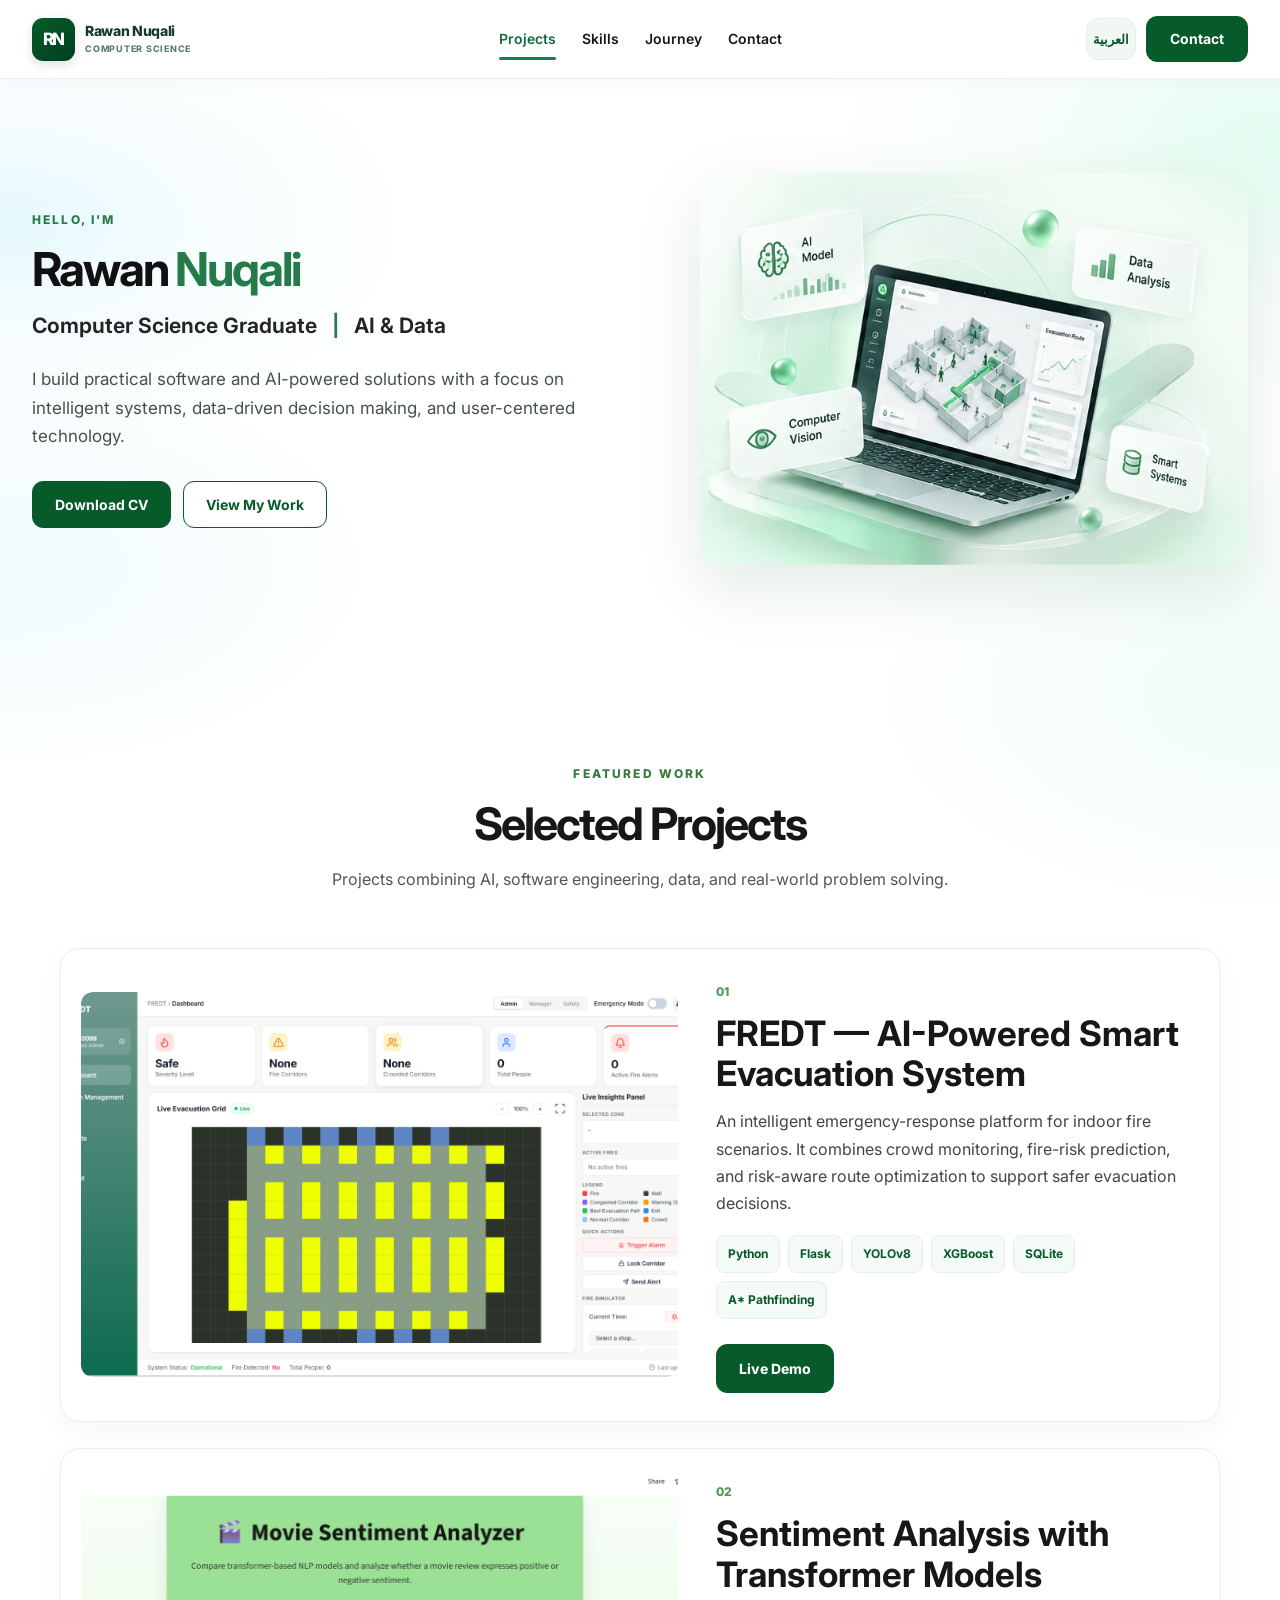
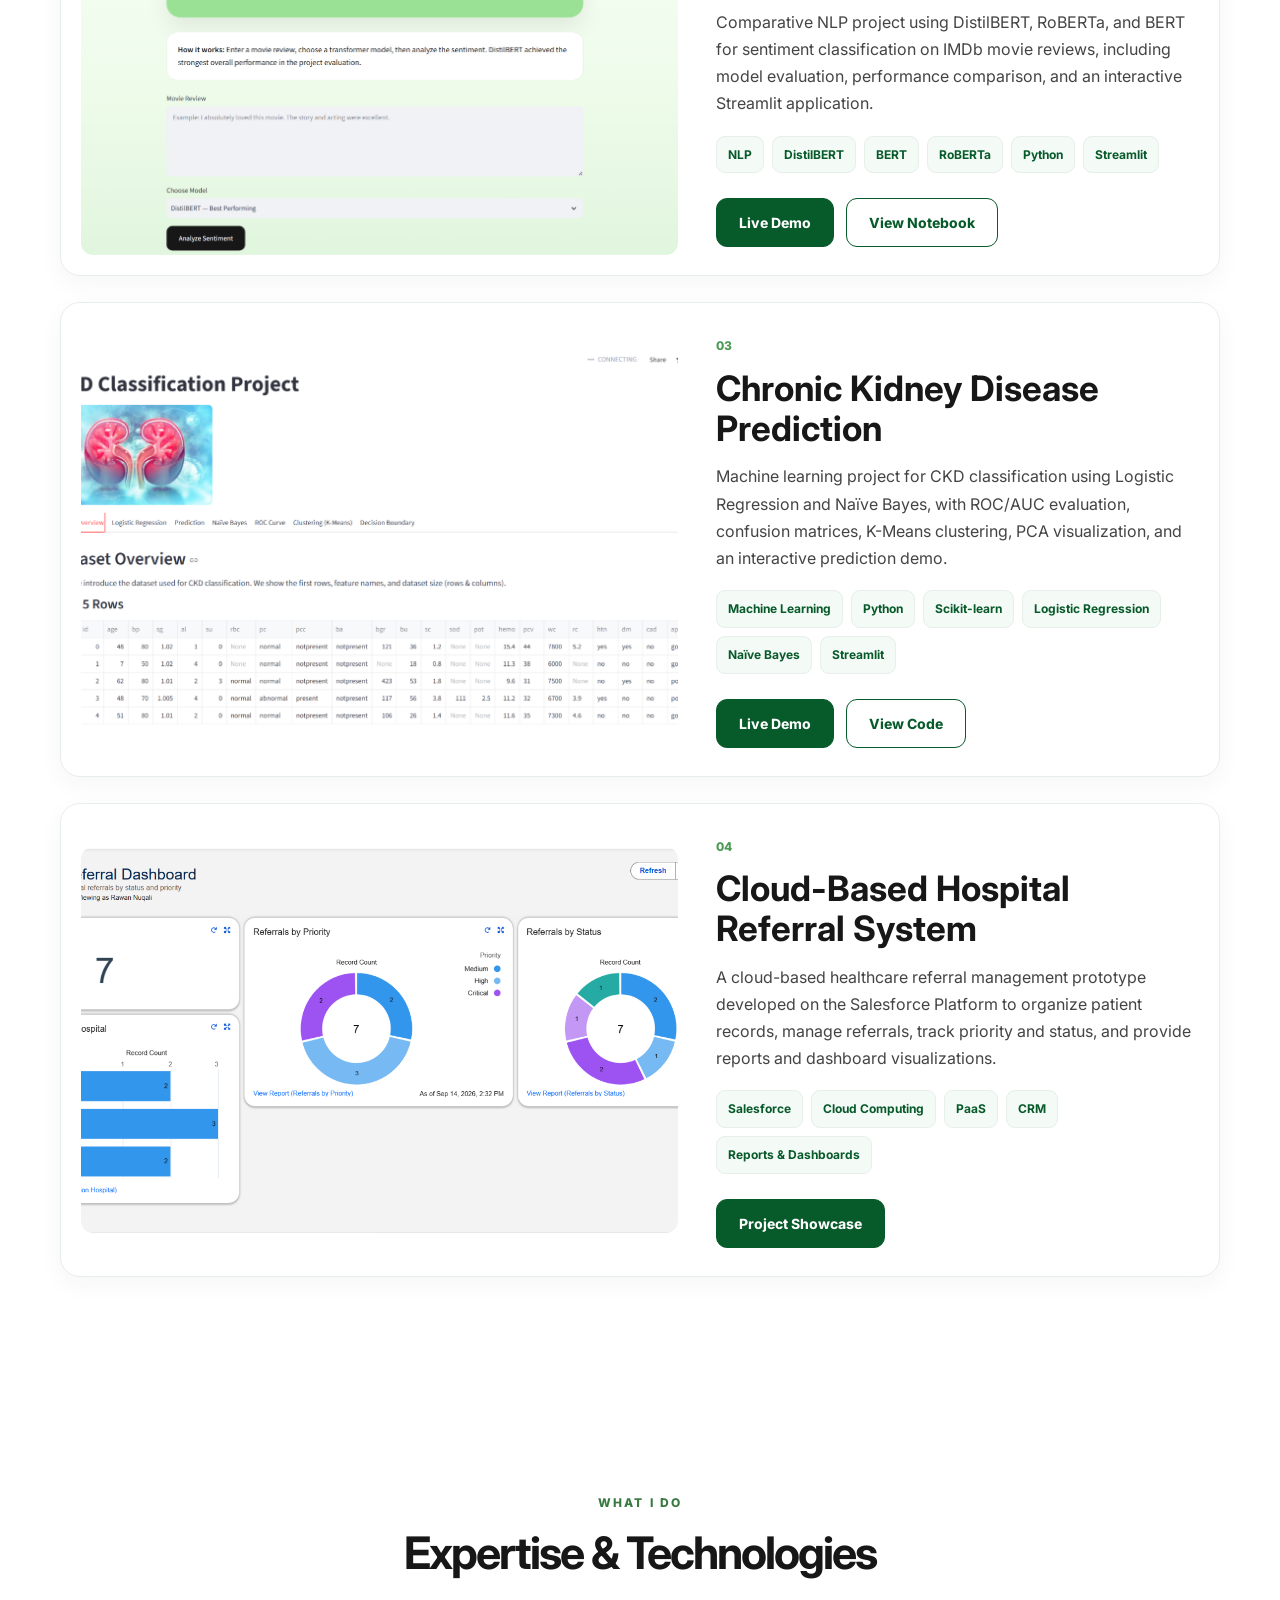
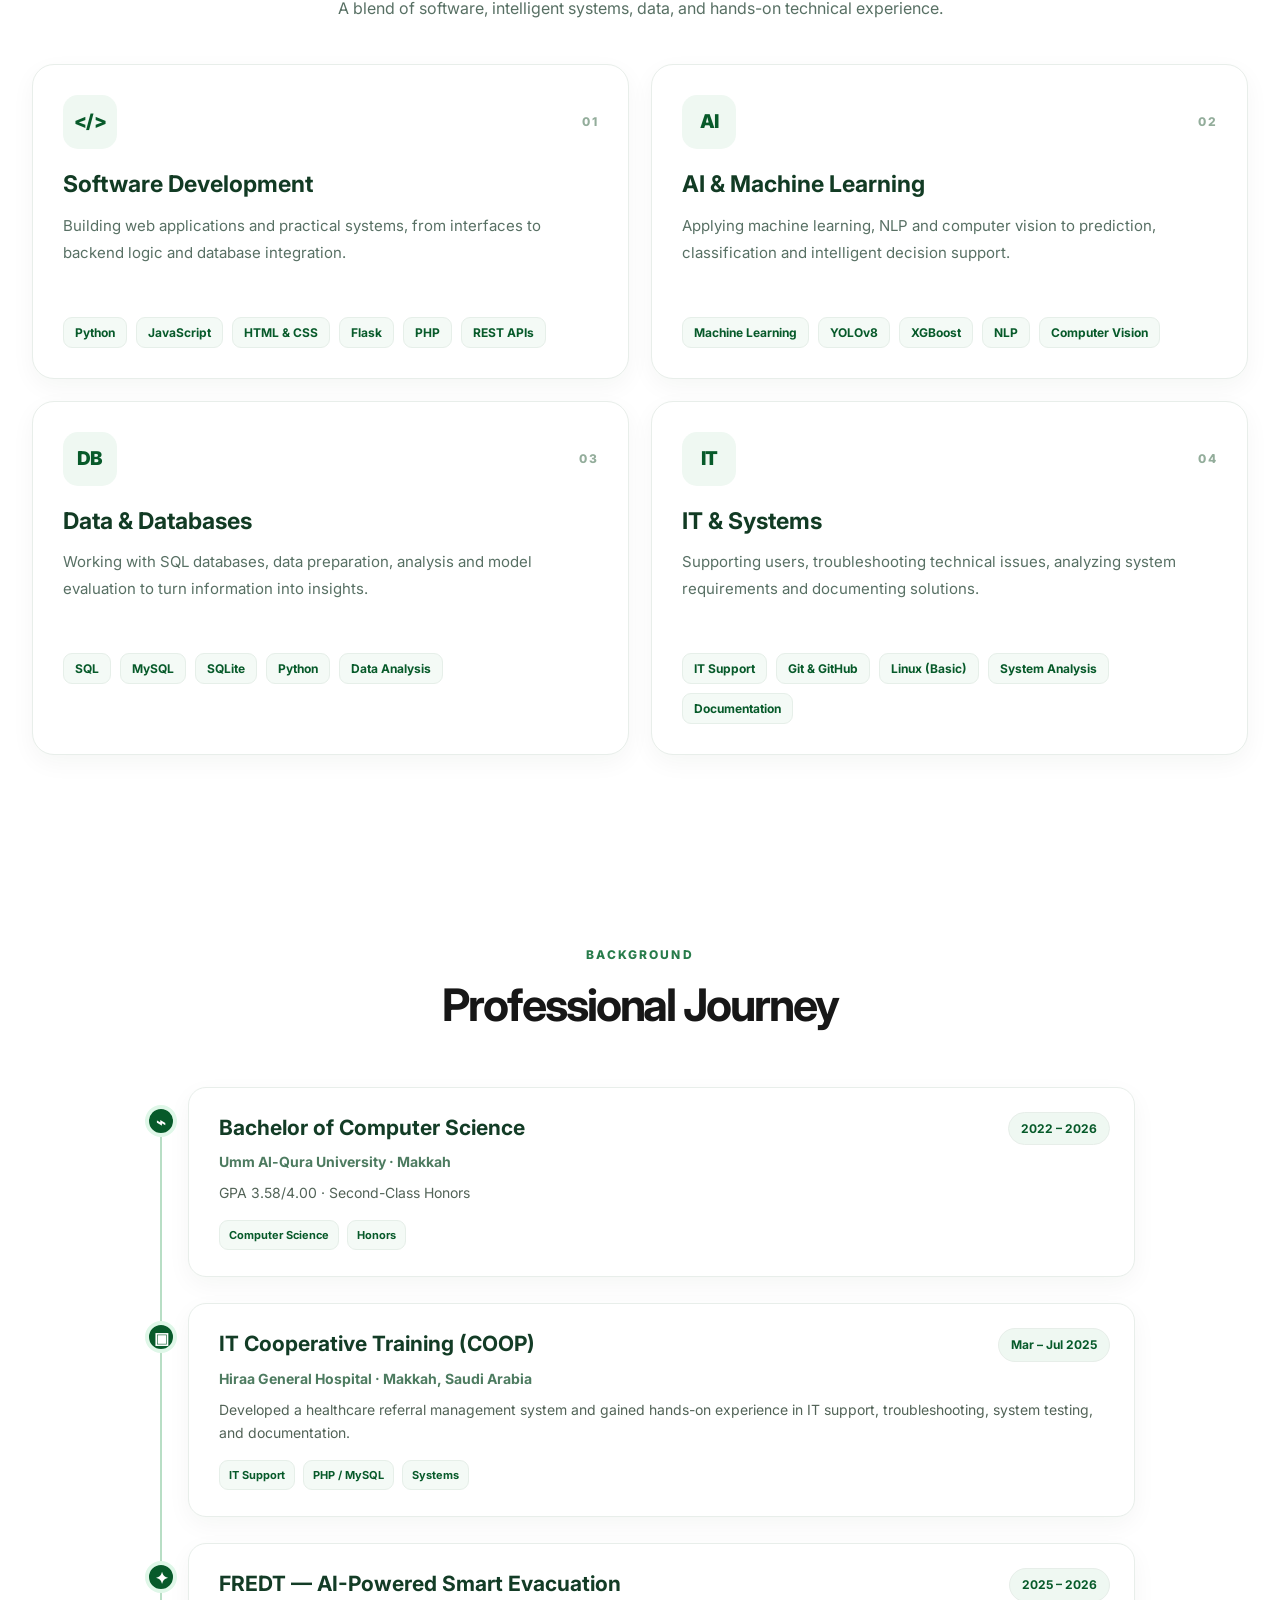
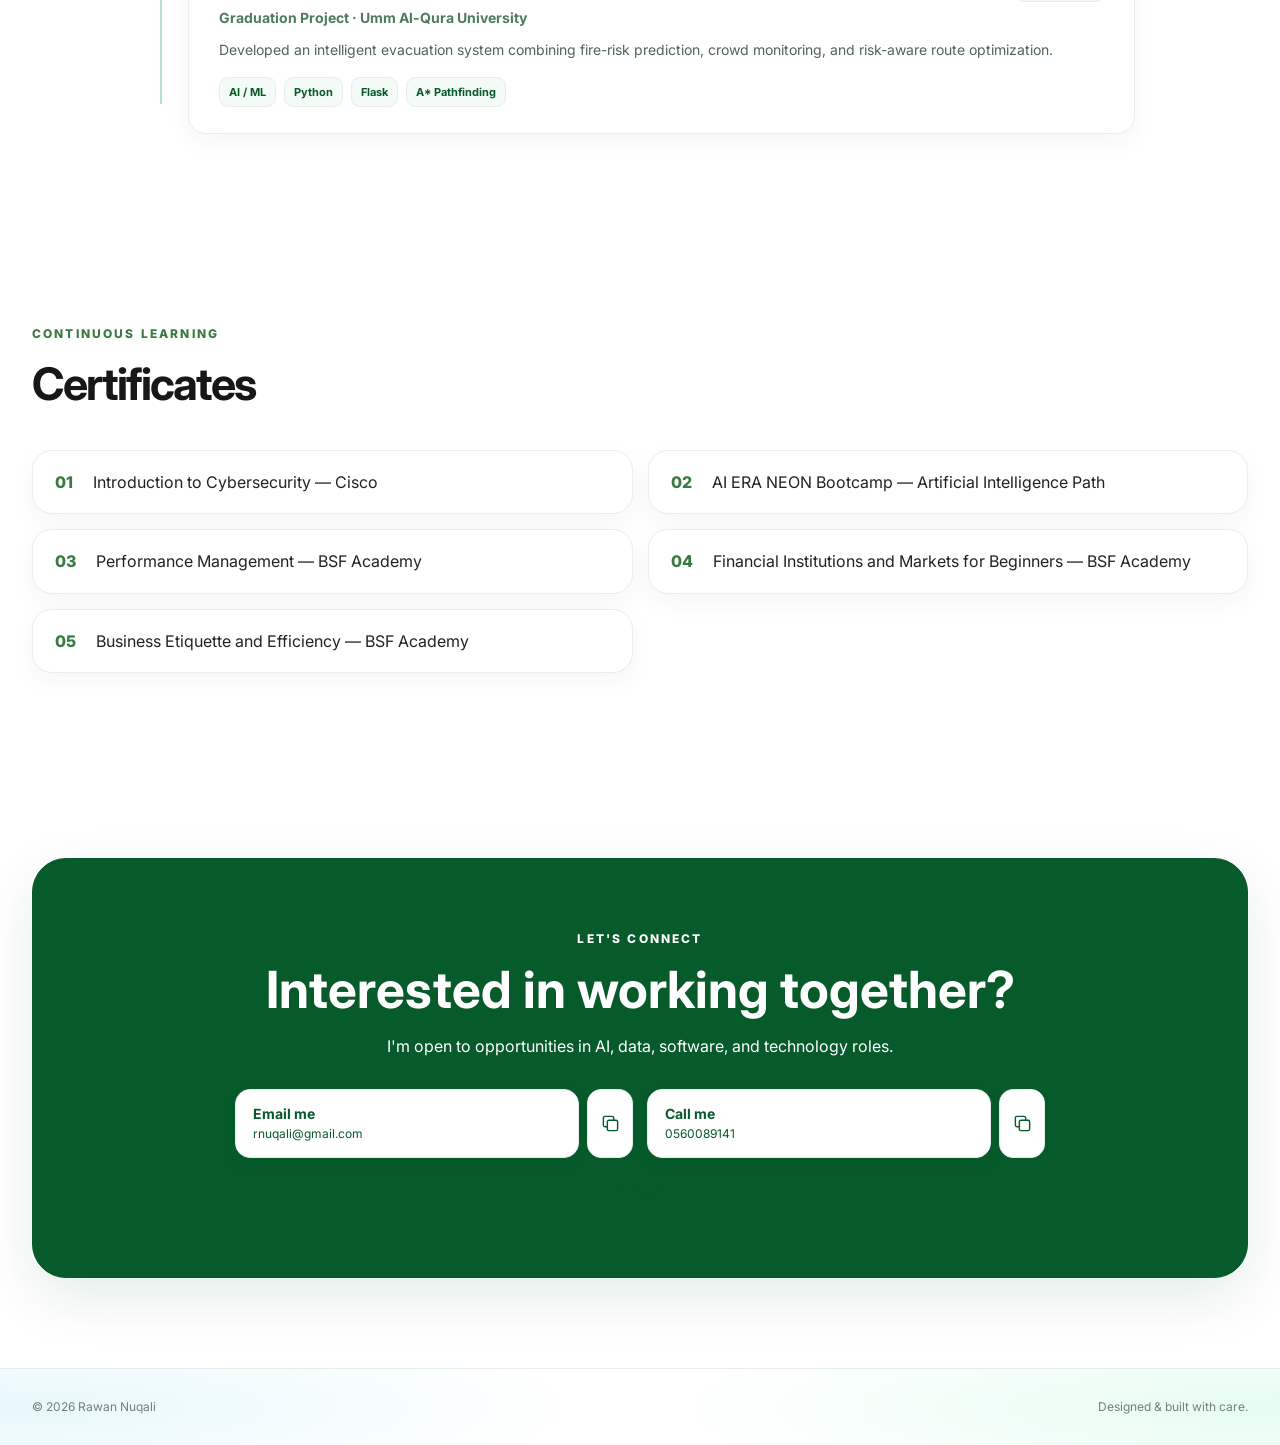
<file: index.html>
<!doctype html>
<html lang="en" dir="ltr">

<head>
  <meta charset="utf-8" />
  <meta name="viewport" content="width=device-width, initial-scale=1" />

  <meta
    name="description"
    content="Rawan Nuqali — Computer Science Graduate | AI & Data "
  />

  <title>Rawan Nuqali | Portfolio</title>

  <link rel="preconnect" href="https://fonts.googleapis.com">
  <link rel="preconnect" href="https://fonts.gstatic.com" crossorigin>

  <link
    href="https://fonts.googleapis.com/css2?family=Inter:wght@400;500;600;700;800&display=swap"
    rel="stylesheet"
  >

  <link rel="stylesheet" href="styles.css?v=20261029-white1" />
  <link rel="icon" type="image/svg+xml" href="favicon.svg" />
</head>

<body>

  <!-- ================= HEADER ================= -->

  <header class="site-header">

    <div class="container nav-wrap">

      <a class="brand" href="#home" aria-label="Rawan Nuqali — Home">
        <span class="brand-mark">RN</span>
        <span class="brand-name">Rawan Nuqali<small>COMPUTER SCIENCE</small></span>
      </a>

      <nav class="nav" id="mainNav">

        <a href="#projects" data-i18n="navProjects">
          Projects
        </a>

        <a href="#skills" data-i18n="navSkills">
          Skills
        </a>

        <a href="#experience"><span class="journey-en">Journey</span><span class="journey-ar">المسيرة</span></a>

        <a href="#contact" data-i18n="navContact">
          Contact
        </a>

      </nav>

      <div class="nav-actions">

        <button
          class="language-toggle"
          id="languageToggle"
          type="button"
          aria-label="Change language"
        >
          AR
        </button>

        <a
          class="nav-cta"
          href="#contact"
          data-i18n="navContact"
        >
          Contact
        </a>

        <button
          class="menu-toggle"
          id="menuToggle"
          type="button"
          aria-label="Open navigation menu"
          aria-expanded="false"
        >
          <span></span>
          <span></span>
          <span></span>
        </button>

      </div>

    </div>

  </header>


  <main>

    <!-- ================= HERO ================= -->

    <section class="hero" id="home">

      <div class="container hero-grid">

        <div class="hero-copy reveal">

          <p class="eyebrow" data-i18n="heroEyebrow">
            HELLO, I'M
          </p>

          <h1>
            Rawan <span>Nuqali</span>
          </h1>

          <h2>
            <span data-i18n="heroTitle1">
              Computer Science Graduate
            </span>

            <span class="dot">|</span>

            <span data-i18n="heroTitle2">
              AI &amp; Data 
            </span>
          </h2>

          <p class="hero-text" data-i18n="heroText">
            I build practical software and AI-powered solutions with a focus on
            intelligent systems, data-driven decision making, and user-centered
            technology.
          </p>

          <div class="hero-actions">
            <a class="btn primary" href="Rawan_Nuqali_Resume.pdf" target="_blank" rel="noreferrer" data-i18n="downloadCV">Download CV</a>
            <a class="btn secondary" href="#projects" aria-label="View my work">
              <span class="hero-work-en">View My Work</span>
              <span class="hero-work-ar">شاهد أعمالي</span>
            </a>
          </div>

        </div>


        <div class="hero-visual reveal" aria-label="AI and technology illustration">
          <div class="hero-image-wrap">
            <img class="hero-tech-image" src="ai-tech-hero.png" alt="3D technology illustration with AI dashboard and data visualization" />
          </div>
          
          
          
        </div>

      </div>

    </section>




    <!-- ================= PROJECTS ================= -->

    <section class="section projects-section" id="projects">

      <div class="container">

        <div class="section-heading centered reveal">

          <p class="eyebrow dark" data-i18n="projectsEyebrow">
            FEATURED WORK
          </p>

          <h3 data-i18n="projectsTitle">
            Selected Projects
          </h3>

          <p data-i18n="projectsText">
            Projects combining AI, software engineering, data,
            and real-world problem solving.
          </p>

        </div>


        <!-- ================= PROJECT 01 - FREDT ================= -->

        <article class="project-feature reveal">

          <div class="project-visual">

            <img
              src="fredt-dashboard.png"
              alt="FREDT Smart Evacuation System Dashboard"
              class="project-image"
            />

          </div>

          <div class="project-copy">

            <span class="project-no">
              01
            </span>

            <h4 data-i18n="fredtTitle">
              FREDT — AI-Powered Smart Evacuation System
            </h4>

            <p data-i18n="fredtText">
              An intelligent emergency-response platform for indoor fire
              scenarios. It combines crowd monitoring, fire-risk prediction,
              and risk-aware route optimization to support safer evacuation
              decisions.
            </p>

            <div class="tags">
              <span>Python</span>
              <span>Flask</span>
              <span>YOLOv8</span>
              <span>XGBoost</span>
              <span>SQLite</span>
              <span>A* Pathfinding</span>
            </div>

            <div class="project-links">

              <a
                href="https://fredt-demo.onrender.com"
                target="_blank"
                rel="noreferrer"
                data-i18n="liveDemo"
              >
                Live Demo
              </a>

            </div>

          </div>

        </article>


        <!-- ================= PROJECT 02 - NLP ================= -->

        <article class="project-feature reveal">

          <div class="project-visual">

            <img
              src="nlp-dashboard.png"
              alt="Movie Sentiment Analyzer"
              class="project-image"
            />

          </div>

          <div class="project-copy">

            <span class="project-no">
              02
            </span>

            <h4 data-i18n="nlpTitle">
              Sentiment Analysis with Transformer Models
            </h4>

            <p data-i18n="nlpText">
              Comparative NLP project using DistilBERT, RoBERTa, and BERT
              for sentiment classification on IMDb movie reviews, including
              model evaluation, performance comparison, and an interactive
              Streamlit application.
            </p>

            <div class="tags">
              <span>NLP</span>
              <span>DistilBERT</span>
              <span>BERT</span>
              <span>RoBERTa</span>
              <span>Python</span>
              <span>Streamlit</span>
            </div>

            <div class="project-links">

              <a
                href="https://sentiment-analysis-app-28pdfhma5cfwtepsy9wtms.streamlit.app/"
                target="_blank"
                rel="noreferrer"
                data-i18n="liveDemo"
              >
                Live Demo
              </a>

              <a
                href="https://github.com/rnuqali/sentiment-analysis-app/blob/main/NLP_project_.ipynb"
                target="_blank"
                rel="noreferrer"
                data-i18n="viewNotebook"
              >
                View Notebook
              </a>

            </div>

          </div>

        </article>


        <!-- ================= PROJECT 03 - CKD ================= -->

        <article class="project-feature reveal">

          <div class="project-visual">

            <img
              src="ckd-dashboard.png"
              alt="Chronic Kidney Disease Classification Dashboard"
              class="project-image"
            />

          </div>

          <div class="project-copy">

            <span class="project-no">
              03
            </span>

            <h4 data-i18n="ckdTitle">
              Chronic Kidney Disease Prediction
            </h4>

            <p data-i18n="ckdText">
              Machine learning project for CKD classification using Logistic
              Regression and Naïve Bayes, with ROC/AUC evaluation, confusion
              matrices, K-Means clustering, PCA visualization, and an
              interactive prediction demo.
            </p>

            <div class="tags">
              <span>Machine Learning</span>
              <span>Python</span>
              <span>Scikit-learn</span>
              <span>Logistic Regression</span>
              <span>Naïve Bayes</span>
              <span>Streamlit</span>
            </div>

            <div class="project-links">

              <a
                href="https://ckd-classification-app-py2ajkcnlbapprvgrvtrm6u.streamlit.app/"
                target="_blank"
                rel="noreferrer"
                data-i18n="liveDemo"
              >
                Live Demo
              </a>

              <a
                href="https://github.com/rnuqali/ckd-classification-app"
                target="_blank"
                rel="noreferrer"
                data-i18n="viewCode"
              >
                View Code
              </a>

            </div>

          </div>

        </article>


        <!-- ================= PROJECT 04 - SALESFORCE ================= -->

        <article class="project-feature reveal">

          <div class="project-visual">

            <img
              src="salesforce-dashboard.png"
              alt="Cloud-Based Hospital Referral System Dashboard"
              class="project-image"
            />

          </div>

          <div class="project-copy">

            <span class="project-no">
              04
            </span>

            <h4 data-i18n="salesforceTitle">
              Cloud-Based Hospital Referral System
            </h4>

            <p data-i18n="salesforceText">
              A cloud-based healthcare referral management prototype developed
              on the Salesforce Platform to organize patient records, manage
              referrals, track priority and status, and provide reports and
              dashboard visualizations.
            </p>

            <div class="tags">
              <span>Salesforce</span>
              <span>Cloud Computing</span>
              <span>PaaS</span>
              <span>CRM</span>
              <span>Reports &amp; Dashboards</span>
            </div>

            <div class="project-links">

              <a
                href="salesforce-project.html"
                data-i18n="projectShowcase"
              >
                Project Showcase
              </a>

            </div>

          </div>

        </article>

      </div>

    </section>


    <!-- ================= EXPERTISE ================= -->
<section class="section expertise-section" id="skills">
  <div class="container">
    <div class="section-heading centered reveal">
      <p class="eyebrow dark"><span class="expertise-en">WHAT I DO</span><span class="expertise-ar">مجالات خبرتي</span></p>
      <h3><span class="expertise-en">Expertise &amp; Technologies</span><span class="expertise-ar">المهارات والتقنيات</span></h3>
      <p><span class="expertise-en">A blend of software, intelligent systems, data, and hands-on technical experience.</span><span class="expertise-ar">مهارات تجمع بين تطوير البرمجيات والأنظمة الذكية والبيانات والخبرة التقنية العملية.</span></p>
    </div>
    <div class="expertise-grid"><article class="expertise-card reveal">
  <div class="expertise-top"><span class="expertise-symbol" aria-hidden="true">&lt;/&gt;</span><span class="expertise-number">01</span></div>
  <h4><span class="expertise-en">Software Development</span><span class="expertise-ar">تطوير البرمجيات</span></h4>
  <p><span class="expertise-en">Building web applications and practical systems, from interfaces to backend logic and database integration.</span><span class="expertise-ar">تطوير تطبيقات الويب والأنظمة العملية، من الواجهات إلى منطق الخادم وربط قواعد البيانات.</span></p>
  <div class="expertise-tools"><button type="button" class="expertise-chip" aria-pressed="false">Python</button><button type="button" class="expertise-chip" aria-pressed="false">JavaScript</button><button type="button" class="expertise-chip" aria-pressed="false">HTML &amp; CSS</button><button type="button" class="expertise-chip" aria-pressed="false">Flask</button><button type="button" class="expertise-chip" aria-pressed="false">PHP</button><button type="button" class="expertise-chip" aria-pressed="false">REST APIs</button></div>
</article><article class="expertise-card reveal">
  <div class="expertise-top"><span class="expertise-symbol" aria-hidden="true">AI</span><span class="expertise-number">02</span></div>
  <h4><span class="expertise-en">AI & Machine Learning</span><span class="expertise-ar">الذكاء الاصطناعي وتعلم الآلة</span></h4>
  <p><span class="expertise-en">Applying machine learning, NLP and computer vision to prediction, classification and intelligent decision support.</span><span class="expertise-ar">تطبيق تعلم الآلة ومعالجة اللغة والرؤية الحاسوبية للتنبؤ والتصنيف ودعم اتخاذ القرار.</span></p>
  <div class="expertise-tools"><button type="button" class="expertise-chip" aria-pressed="false">Machine Learning</button><button type="button" class="expertise-chip" aria-pressed="false">YOLOv8</button><button type="button" class="expertise-chip" aria-pressed="false">XGBoost</button><button type="button" class="expertise-chip" aria-pressed="false">NLP</button><button type="button" class="expertise-chip" aria-pressed="false">Computer Vision</button></div>
</article><article class="expertise-card reveal">
  <div class="expertise-top"><span class="expertise-symbol" aria-hidden="true">DB</span><span class="expertise-number">03</span></div>
  <h4><span class="expertise-en">Data & Databases</span><span class="expertise-ar">البيانات وقواعد البيانات</span></h4>
  <p><span class="expertise-en">Working with SQL databases, data preparation, analysis and model evaluation to turn information into insights.</span><span class="expertise-ar">التعامل مع قواعد بيانات SQL وتجهيز البيانات وتحليلها وتقييم النماذج لاستخلاص نتائج مفيدة.</span></p>
  <div class="expertise-tools"><button type="button" class="expertise-chip" aria-pressed="false">SQL</button><button type="button" class="expertise-chip" aria-pressed="false">MySQL</button><button type="button" class="expertise-chip" aria-pressed="false">SQLite</button><button type="button" class="expertise-chip" aria-pressed="false">Python</button><button type="button" class="expertise-chip" aria-pressed="false">Data Analysis</button></div>
</article><article class="expertise-card reveal">
  <div class="expertise-top"><span class="expertise-symbol" aria-hidden="true">IT</span><span class="expertise-number">04</span></div>
  <h4><span class="expertise-en">IT & Systems</span><span class="expertise-ar">تقنية المعلومات والأنظمة</span></h4>
  <p><span class="expertise-en">Supporting users, troubleshooting technical issues, analyzing system requirements and documenting solutions.</span><span class="expertise-ar">دعم المستخدمين وحل المشكلات التقنية وتحليل متطلبات الأنظمة وتوثيق الحلول.</span></p>
  <div class="expertise-tools"><button type="button" class="expertise-chip" aria-pressed="false">IT Support</button><button type="button" class="expertise-chip" aria-pressed="false">Git &amp; GitHub</button><button type="button" class="expertise-chip" aria-pressed="false">Linux (Basic)</button><button type="button" class="expertise-chip" aria-pressed="false">System Analysis</button><button type="button" class="expertise-chip" aria-pressed="false">Documentation</button></div>
</article></div>
  </div>
</section>

    <!-- ================= PROFESSIONAL JOURNEY ================= -->
    <section class="section timeline-section" id="experience">
      <div class="container">
        <div class="section-heading centered reveal">
          <p class="eyebrow" data-i18n="background">BACKGROUND</p>
          <h3><span class="journey-en">Professional Journey</span><span class="journey-ar">مسيرتي المهنية والأكاديمية</span></h3>
        </div>
        <div class="journey-timeline">
          <article class="journey-item reveal">
            <span class="journey-icon" aria-hidden="true">⌁</span>
            <div class="journey-card">
              <span class="journey-date">2022 – 2026</span>
              <h4><span class="journey-en">Bachelor of Computer Science</span><span class="journey-ar">بكالوريوس علوم الحاسب</span></h4>
              <p class="journey-org"><span class="journey-en">Umm Al-Qura University · Makkah</span><span class="journey-ar">جامعة أم القرى · مكة المكرمة</span></p>
              <p><span class="journey-en">GPA 3.58/4.00 · Second-Class Honors</span><span class="journey-ar">المعدل 3.58 من 4 · مرتبة الشرف الثانية</span></p>
              <div class="journey-tags"><span>Computer Science</span><span>Honors</span></div>
            </div>
          </article>
          <article class="journey-item reveal">
            <span class="journey-icon" aria-hidden="true">▣</span>
            <div class="journey-card">
              <span class="journey-date">Mar – Jul 2025</span>
              <h4><span class="journey-en">IT Cooperative Training (COOP)</span><span class="journey-ar">التدريب التعاوني (COOP) — تقنية المعلومات</span></h4>
              <p class="journey-org"><span class="journey-en">Hiraa General Hospital · Makkah, Saudi Arabia</span><span class="journey-ar">مستشفى حراء العام · مكة المكرمة</span></p>
              <p><span class="journey-en">Developed a healthcare referral management system and gained hands-on experience in IT support, troubleshooting, system testing, and documentation.</span><span class="journey-ar">تطوير نظام لإدارة الإحالات الطبية واكتساب خبرة عملية في الدعم التقني واستكشاف الأعطال واختبار الأنظمة وتوثيقها.</span></p>
              <div class="journey-tags"><span>IT Support</span><span>PHP / MySQL</span><span>Systems</span></div>
            </div>
          </article>
          <article class="journey-item reveal">
            <span class="journey-icon" aria-hidden="true">✦</span>
            <div class="journey-card">
              <span class="journey-date">2025 – 2026</span>
              <h4>FREDT — AI-Powered Smart Evacuation</h4>
              <p class="journey-org"><span class="journey-en">Graduation Project · Umm Al-Qura University</span><span class="journey-ar">مشروع التخرج · جامعة أم القرى</span></p>
              <p><span class="journey-en">Developed an intelligent evacuation system combining fire-risk prediction, crowd monitoring, and risk-aware route optimization.</span><span class="journey-ar">تطوير نظام إخلاء ذكي يجمع بين التنبؤ بمخاطر الحرائق ومراقبة الازدحام وتحسين مسارات الإخلاء وفق مستوى الخطورة.</span></p>
              <div class="journey-tags"><span>AI / ML</span><span>Python</span><span>Flask</span><span>A* Pathfinding</span></div>
            </div>
          </article>



        </div>
      </div>
    </section>


    <!-- ================= CERTIFICATES ================= -->

    <section class="section certificates-section">

      <div class="container">

        <div class="section-heading reveal">

          <p class="eyebrow dark" data-i18n="learning">
            CONTINUOUS LEARNING
          </p>

          <h3 data-i18n="certificates">
            Certificates
          </h3>

        </div>

        <div class="certificate-grid">

          <div class="certificate reveal">
            <span>01</span>
            <p>
              Introduction to Cybersecurity — Cisco
            </p>
          </div>

          <div class="certificate reveal">
            <span>02</span>
            <p>
              AI ERA NEON Bootcamp — Artificial Intelligence Path
            </p>
          </div>

          <div class="certificate reveal">
            <span>03</span>
            <p>
              Performance Management — BSF Academy
            </p>
          </div>

          <div class="certificate reveal">
            <span>04</span>
            <p>
              Financial Institutions and Markets for Beginners — BSF Academy
            </p>
          </div>

          <div class="certificate reveal">
            <span>05</span>
            <p>
              Business Etiquette and Efficiency — BSF Academy
            </p>
          </div>

        </div>

      </div>

    </section>


    <!-- ================= CONTACT ================= -->

    <section class="contact-section" id="contact">

      <div class="container contact-card reveal">

        <p class="eyebrow" data-i18n="contactEyebrow">
          LET'S CONNECT
        </p>

        <h3 data-i18n="contactTitle">
          Interested in working together?
        </h3>

        <p data-i18n="contactText">
          I'm open to opportunities in AI, data, software,
          and technology roles.
        </p>

        <div class="contact-methods">
          <div class="contact-method">
            <a class="contact-method-link" href="mailto:rnuqali@gmail.com" aria-label="Email Rawan">
              
              <span class="contact-method-info"><strong class="contact-en">Email me</strong><strong class="contact-ar">راسليني</strong><small>rnuqali@gmail.com</small></span>
              
            </a>
            <button type="button" class="contact-copy" data-copy="rnuqali@gmail.com" aria-label="Copy email" title="Copy email"><svg class="copy-icon" xmlns="http://www.w3.org/2000/svg" width="19" height="19" viewBox="0 0 24 24" fill="none" stroke="currentColor" stroke-width="1.8" stroke-linecap="round" stroke-linejoin="round" aria-hidden="true"><rect x="8" y="8" width="13" height="13" rx="2"/><path d="M16 8V5a2 2 0 0 0-2-2H5a2 2 0 0 0-2 2v9a2 2 0 0 0 2 2h3"/></svg></button>
          </div>
          <div class="contact-method">
            <a class="contact-method-link" href="tel:+966560089141" aria-label="Call Rawan">
              
              <span class="contact-method-info"><strong class="contact-en">Call me</strong><strong class="contact-ar">اتصلي بي</strong><small dir="ltr">0560089141</small></span>
              
            </a>
            <button type="button" class="contact-copy" data-copy="0560089141" aria-label="Copy phone number" title="Copy phone number"><svg class="copy-icon" xmlns="http://www.w3.org/2000/svg" width="19" height="19" viewBox="0 0 24 24" fill="none" stroke="currentColor" stroke-width="1.8" stroke-linecap="round" stroke-linejoin="round" aria-hidden="true"><rect x="8" y="8" width="13" height="13" rx="2"/><path d="M16 8V5a2 2 0 0 0-2-2H5a2 2 0 0 0-2 2v9a2 2 0 0 0 2 2h3"/></svg></button>
          </div>
        </div>
        <a class="contact-linkedin" href="https://linkedin.com/in/rnuqali" target="_blank" rel="noreferrer">LinkedIn</a>

      </div>

    </section>

  </main>


  <!-- ================= FOOTER ================= -->

  <footer>

    <div class="container footer-wrap">

      <span>
        © <span id="year"></span> Rawan Nuqali
      </span>

      <span data-i18n="footerText">
        Designed &amp; built with care.
      </span>

    </div>

  </footer>

  <button id="backToTop" class="back-to-top" aria-label="Back to top">
    ↑
  </button>

  <script>
    document.querySelectorAll('.contact-copy').forEach(function(button) {
      button.addEventListener('click', async function() {
        var value = button.getAttribute('data-copy');
        try {
          await navigator.clipboard.writeText(value);
          var oldContent = button.innerHTML;
          button.innerHTML = '✓';
          button.setAttribute('aria-label', 'Copied');
          setTimeout(function(){button.innerHTML = oldContent; button.setAttribute('aria-label', 'Copy');}, 1600);
        } catch (err) {
          window.prompt('Copy:', value);
        }
      });
    });
  </script>
  <script src="script.js"></script>


  <script>
    // Expertise chips: click changes only the selected chip color.
    document.querySelectorAll('.expertise-chip').forEach(function(chip) {
      chip.addEventListener('click', function() {
        var selected = chip.getAttribute('aria-pressed') === 'true';
        chip.setAttribute('aria-pressed', String(!selected));
      });
    });
  </script>
</body>

</html>
</file>
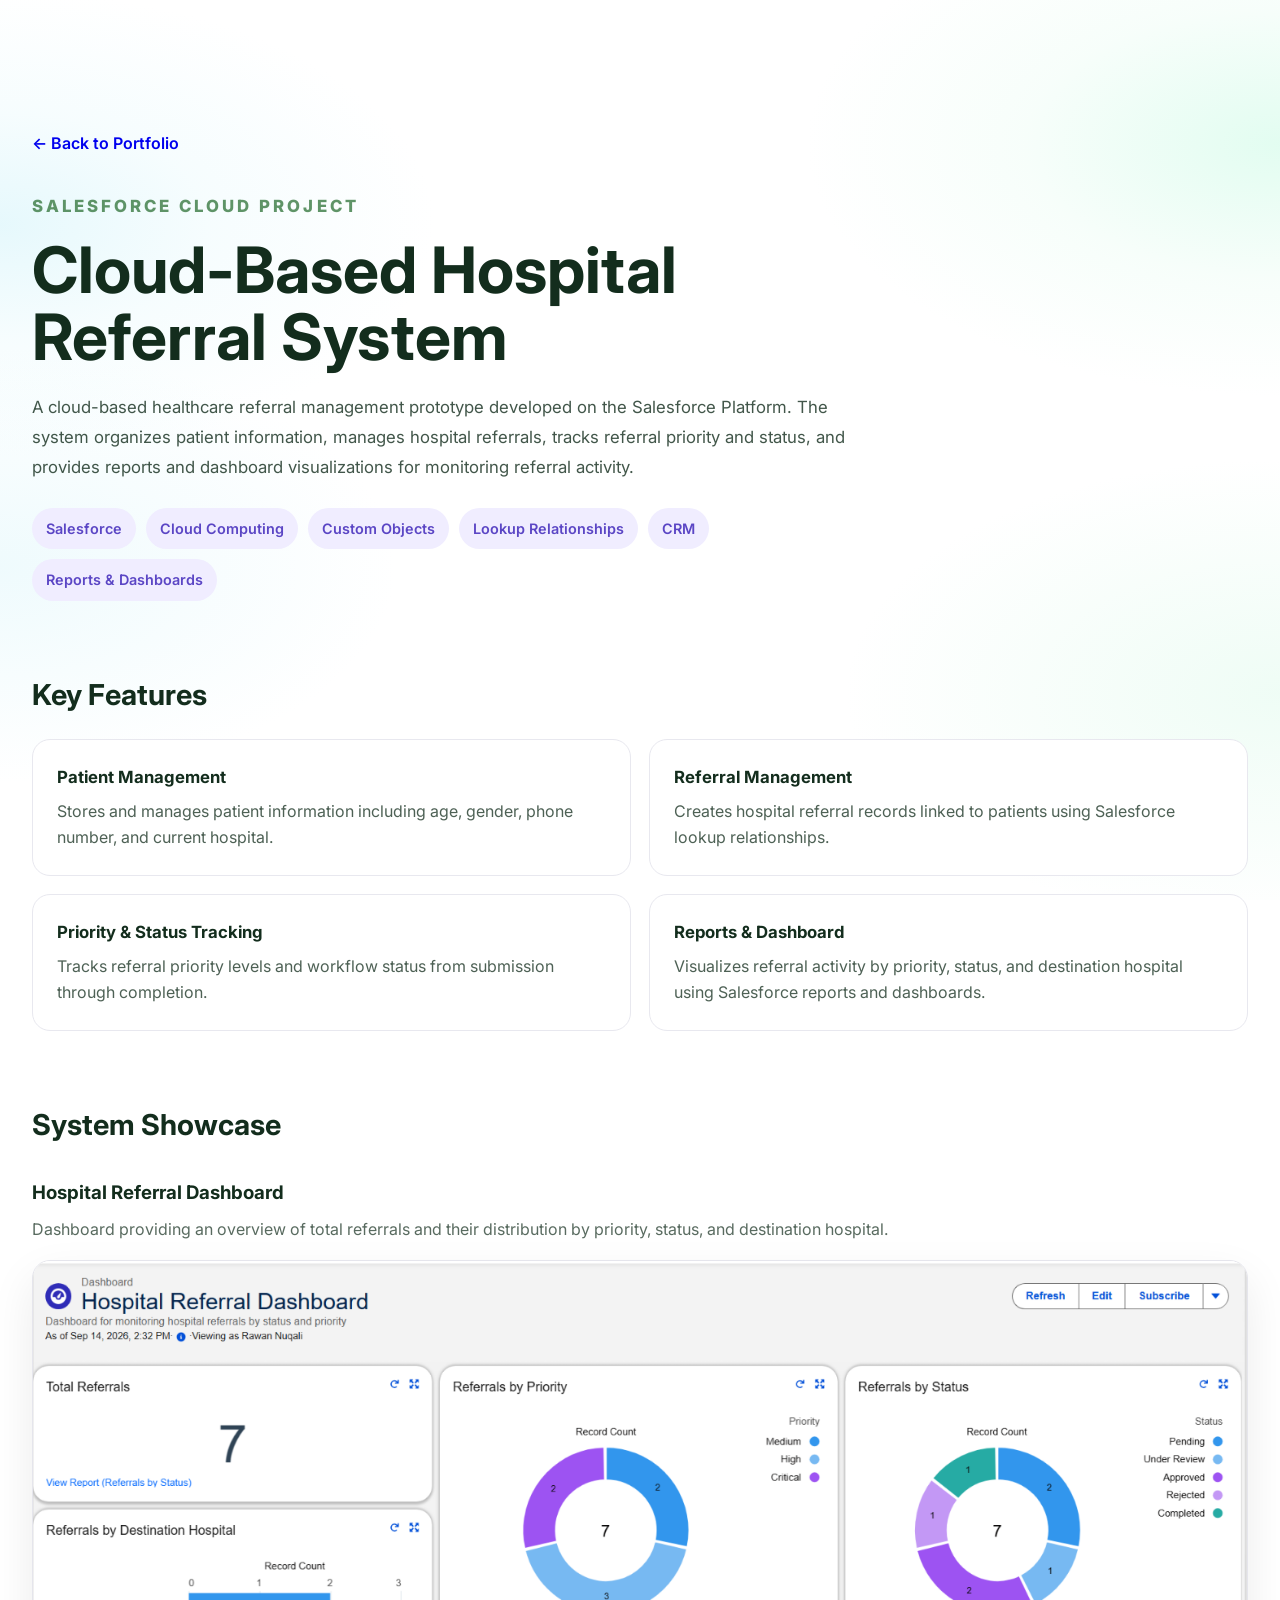
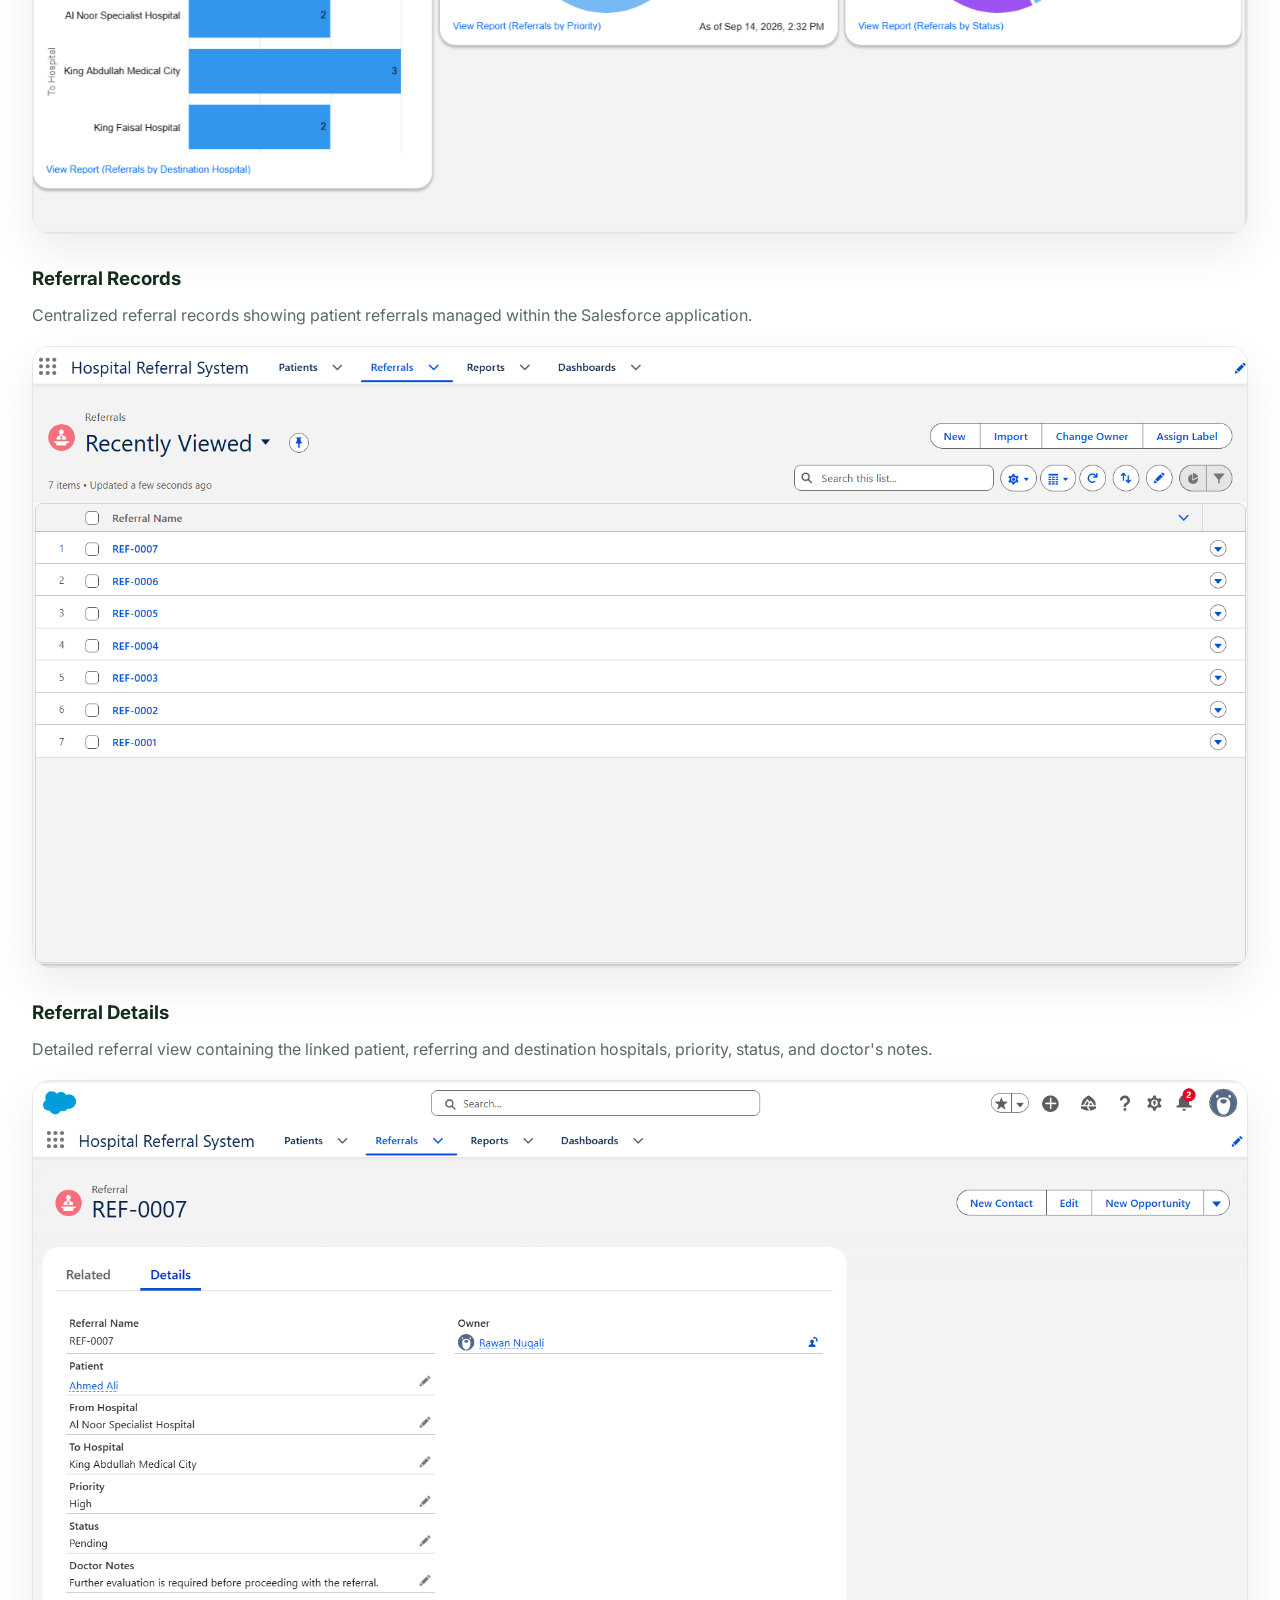
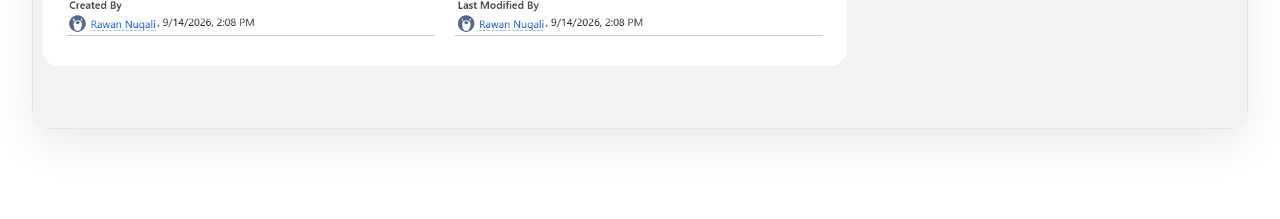
<file: salesforce-project.html>
<!doctype html>
<html lang="en" dir="ltr">

<head>
  <meta charset="utf-8" />
  <meta name="viewport" content="width=device-width, initial-scale=1" />

  <title>Hospital Referral System | Rawan Nuqali</title>

  <link rel="preconnect" href="https://fonts.googleapis.com">
  <link rel="preconnect" href="https://fonts.gstatic.com" crossorigin>

  <link
    href="https://fonts.googleapis.com/css2?family=Inter:wght@400;500;600;700;800&display=swap"
    rel="stylesheet"
  >

  <link rel="stylesheet" href="styles.css" />

  <style>
    .showcase {
      padding: 130px 0 90px;
      min-height: 100vh;
    }

    .showcase-back {
      display: inline-block;
      margin-bottom: 35px;
      text-decoration: none;
      font-weight: 600;
    }

    .showcase-header {
      max-width: 850px;
      margin-bottom: 55px;
    }

    .showcase-header h1 {
      font-size: clamp(2.4rem, 5vw, 4.5rem);
      line-height: 1.05;
      margin: 10px 0 22px;
    }

    .showcase-header p {
      font-size: 1.05rem;
      line-height: 1.8;
      opacity: 0.8;
    }

    .showcase-tags {
      display: flex;
      flex-wrap: wrap;
      gap: 10px;
      margin-top: 25px;
    }

    .showcase-tags span {
      padding: 9px 14px;
      border-radius: 999px;
      background: #f0edff;
      color: #5b46c5;
      font-size: 0.9rem;
      font-weight: 600;
    }

    .showcase-section {
      margin-top: 70px;
    }

    .showcase-section h2 {
      font-size: 1.8rem;
      margin-bottom: 20px;
    }

    .feature-grid {
      display: grid;
      grid-template-columns: repeat(2, 1fr);
      gap: 18px;
    }

    .feature-card {
      padding: 24px;
      border: 1px solid #e8e8ef;
      border-radius: 18px;
      background: #fff;
    }

    .feature-card h3 {
      margin-top: 0;
      margin-bottom: 8px;
      font-size: 1.05rem;
    }

    .feature-card p {
      margin: 0;
      line-height: 1.6;
      opacity: 0.75;
    }

    .showcase-image {
      margin-top: 30px;
    }

    .showcase-image img {
      width: 100%;
      display: block;
      border-radius: 18px;
      border: 1px solid #e5e5ec;
      box-shadow: 0 18px 45px rgba(0, 0, 0, 0.08);
    }

    .showcase-image h3 {
      margin-bottom: 8px;
    }

    .showcase-image p {
      margin-top: 0;
      margin-bottom: 18px;
      opacity: 0.7;
      line-height: 1.6;
    }

    @media (max-width: 700px) {
  .feature-grid {
    grid-template-columns: 1fr;
  }

  .showcase {
    padding-top: 35px;
    padding-bottom: 60px;
  }

  .showcase-back {
    margin-bottom: 28px;
  }
}
    }
  </style>
</head>

<body>

  <main class="showcase">

    <div class="container">

      <a class="showcase-back" href="index.html#projects">
        ← Back to Portfolio
      </a>

      <header class="showcase-header">

        <p class="eyebrow dark">
          SALESFORCE CLOUD PROJECT
        </p>

        <h1>
          Cloud-Based Hospital Referral System
        </h1>

        <p>
          A cloud-based healthcare referral management prototype developed
          on the Salesforce Platform. The system organizes patient information,
          manages hospital referrals, tracks referral priority and status,
          and provides reports and dashboard visualizations for monitoring
          referral activity.
        </p>

        <div class="showcase-tags">
          <span>Salesforce</span>
          <span>Cloud Computing</span>
          <span>Custom Objects</span>
          <span>Lookup Relationships</span>
          <span>CRM</span>
          <span>Reports &amp; Dashboards</span>
        </div>

      </header>


      <section class="showcase-section">

        <h2>Key Features</h2>

        <div class="feature-grid">

          <div class="feature-card">
            <h3>Patient Management</h3>
            <p>
              Stores and manages patient information including age,
              gender, phone number, and current hospital.
            </p>
          </div>

          <div class="feature-card">
            <h3>Referral Management</h3>
            <p>
              Creates hospital referral records linked to patients using
              Salesforce lookup relationships.
            </p>
          </div>

          <div class="feature-card">
            <h3>Priority &amp; Status Tracking</h3>
            <p>
              Tracks referral priority levels and workflow status from
              submission through completion.
            </p>
          </div>

          <div class="feature-card">
            <h3>Reports &amp; Dashboard</h3>
            <p>
              Visualizes referral activity by priority, status, and
              destination hospital using Salesforce reports and dashboards.
            </p>
          </div>

        </div>

      </section>


      <section class="showcase-section">

        <h2>System Showcase</h2>

        <div class="showcase-image">

          <h3>Hospital Referral Dashboard</h3>

          <p>
            Dashboard providing an overview of total referrals and their
            distribution by priority, status, and destination hospital.
          </p>

          <img
            src="salesforce-dashboard.png"
            alt="Hospital Referral System Dashboard"
          />

        </div>


        <div class="showcase-image">

          <h3>Referral Records</h3>

          <p>
            Centralized referral records showing patient referrals managed
            within the Salesforce application.
          </p>

          <img
            src="salesforce-referrals.png"
            alt="Hospital Referral Records"
          />

        </div>


        <div class="showcase-image">

          <h3>Referral Details</h3>

          <p>
            Detailed referral view containing the linked patient,
            referring and destination hospitals, priority, status,
            and doctor's notes.
          </p>

          <img
            src="salesforce-referral-details.png"
            alt="Hospital Referral Details"
          />

        </div>

      </section>

    </div>

  </main>

</body>

</html>
</file>
<file: styles.css>
* {
    box-sizing: border-box;
}

html {
    scroll-behavior: smooth;
}

body {
    margin: 0;
    font-family: Inter, Arial, sans-serif;
    color: #171717;
    background: #f8faf8;
    line-height: 1.6;
}

button,
a {
    -webkit-tap-highlight-color: transparent;
}

button {
    font-family: inherit;
}

.container {
    width: min(1120px, calc(100% - 40px));
    margin: auto;
}


/* =========================
   HEADER
========================= */

.site-header {
    position: sticky;
    top: 0;
    z-index: 1000;

    background: rgba(154, 225, 149, 0.96);
    backdrop-filter: blur(14px);
    -webkit-backdrop-filter: blur(14px);

    border-bottom: 1px solid rgba(0, 0, 0, 0.06);
}

.nav-wrap {
    min-height: 76px;

    display: flex;
    align-items: center;
    justify-content: space-between;

    gap: 28px;
}

.brand {
    color: #111;
    text-decoration: none;

    font-size: 27px;
    font-weight: 800;

    flex-shrink: 0;
}

.brand span,
.hero h1 span {
    color: #397a42;
}

.nav {
    display: flex;
    align-items: center;
    justify-content: center;

    gap: 26px;

    margin-left: auto;
}

.nav a {
    position: relative;

    color: #171717;
    text-decoration: none;

    font-size: 14px;
    font-weight: 600;

    transition: 0.25s;
}

.nav a::after {
    content: "";

    position: absolute;

    left: 0;
    bottom: -7px;

    width: 0;
    height: 2px;

    background: #397a42;

    transition: width 0.25s ease;
}

.nav a:hover {
    color: #397a42;
}

.nav a:hover::after {
    width: 100%;
}

.nav-actions {
    display: flex;
    align-items: center;

    gap: 10px;

    flex-shrink: 0;
}

.nav-cta {
    display: inline-flex;
    align-items: center;
    justify-content: center;

    min-height: 42px;

    padding: 9px 16px;

    border: 1px solid rgba(0, 0, 0, 0.25);
    border-radius: 12px;

    color: #171717;
    text-decoration: none;

    font-size: 14px;
    font-weight: 700;

    transition: 0.25s;
}

.nav-cta:hover {
    background: #171717;
    color: #fff;

    border-color: #171717;
}

.language-toggle {
    min-width: 44px;
    height: 42px;

    display: inline-flex;
    align-items: center;
    justify-content: center;

    border: 1px solid rgba(0, 0, 0, 0.22);
    border-radius: 12px;

    background: rgba(255, 255, 255, 0.35);
    color: #171717;

    font-size: 13px;
    font-weight: 800;

    cursor: pointer;

    transition: 0.25s;
}

.language-toggle:hover {
    background: #fff;
    border-color: rgba(0, 0, 0, 0.35);
}

.menu-toggle {
    display: none;

    width: 44px;
    height: 42px;

    padding: 0;

    align-items: center;
    justify-content: center;
    flex-direction: column;

    gap: 5px;

    background: transparent;

    border: 1px solid rgba(0, 0, 0, 0.22);
    border-radius: 12px;

    cursor: pointer;
}

.menu-toggle span {
    width: 18px;
    height: 2px;

    background: #171717;
    border-radius: 999px;

    transition: 0.25s;
}


/* =========================
   HERO
========================= */

.hero {
    background: rgba(154, 225, 149, 0.92);
    color: #171717;

    min-height: 760px;

    display: flex;
    align-items: center;

    overflow: hidden;
}

.hero-grid {
    display: grid;
    grid-template-columns: 1.08fr .92fr;

    gap: 70px;

    align-items: center;

    padding: 90px 0;
}

.eyebrow {
    margin: 0 0 14px;

    color: #397a42;

    font-size: 12px;
    font-weight: 800;

    letter-spacing: .22em;
}

.eyebrow.dark {
    color: #397a42;
}

.hero h1 {
    margin: 0 0 24px;

    color: #111;

    font-size: clamp(52px, 7vw, 90px);
    line-height: .95;

    letter-spacing: -.055em;
}

.hero h2 {
    color: #242424;

    font-size: clamp(18px, 2vw, 25px);
    font-weight: 500;

    line-height: 1.4;
}

.dot {
    color: #397a42;
    margin: 0 8px;
}

.hero-text {
    max-width: 640px;

    margin: 25px 0 32px;

    color: #333;

    font-size: 18px;
}


/* =========================
   BUTTONS
========================= */

.hero-actions,
.contact-actions {
    display: flex;

    gap: 12px;

    flex-wrap: wrap;
}

.btn {
    min-height: 48px;

    display: inline-flex;
    align-items: center;
    justify-content: center;

    padding: 0 22px;

    border-radius: 14px;

    text-decoration: none;

    font-size: 14px;
    font-weight: 700;

    transition: .25s;
}

.btn.primary {
    background: #171717;
    color: #fff;

    box-shadow: 0 12px 28px rgba(0, 0, 0, .16);
}

.btn.primary:hover {
    background: #397a42;

    transform: translateY(-2px);
}

.btn.secondary {
    border: 1px solid rgba(0, 0, 0, .35);

    color: #171717;
}

.btn.secondary:hover {
    background: rgba(255, 255, 255, .35);
}

.quick-links {
    display: flex;

    gap: 22px;

    margin-top: 28px;

    flex-wrap: wrap;
}

.quick-links a {
    color: #171717;

    text-decoration: none;

    font-size: 13px;
    font-weight: 600;
}


/* =========================
   HERO VISUAL
========================= */

.hero-visual {
    position: relative;

    min-height: 430px;
}

.code-card {
    position: absolute;

    inset: 35px 5px 45px 35px;

    padding: 28px;

    background: rgba(255, 255, 255, .97);
    color: #171717;

    border-radius: 28px;

    box-shadow: 0 30px 80px rgba(0, 0, 0, .18);

    transform: rotate(-1.5deg);
}

.window-dots {
    display: flex;

    gap: 7px;

    margin-bottom: 28px;
}

.window-dots span {
    width: 9px;
    height: 9px;

    background: #b8ddb5;

    border-radius: 50%;
}

.code-card pre {
    overflow: auto;

    font-size: 18px;
    line-height: 1.75;
}

.purple,
.blue {
    color: #397a42;
}

.string {
    color: #609a65;
}

.mini-card {
    position: absolute;

    padding: 12px 17px;

    background: #fff;
    color: #171717;

    border-radius: 16px;

    box-shadow: 0 14px 32px rgba(0, 0, 0, .14);

    font-size: 13px;
    font-weight: 800;
}

.mini-one {
    right: -15px;
    top: 20px;
}

.mini-two {
    left: 0;
    bottom: 18px;
}

.mini-three {
    right: 12px;
    bottom: 75px;
}

.orb {
    position: absolute;

    border-radius: 50%;

    filter: blur(2px);

    opacity: .9;
}

.orb-one {
    width: 120px;
    height: 120px;

    right: -25px;
    top: -30px;

    background: #74bd78;
}

.orb-two {
    width: 90px;
    height: 90px;

    left: 0;
    bottom: 0;

    background: #d9f4d7;
}


/* =========================
   GENERAL SECTIONS
========================= */

.section {
    padding: 110px 0;
}

.light {
    background: #f8faf8;
}

.split {
    display: grid;
    grid-template-columns: .9fr 1.1fr;

    gap: 80px;
}

.section-heading h3 {
    margin: 0;

    color: #171717;

    font-size: clamp(34px, 4vw, 54px);
    line-height: 1.05;

    letter-spacing: -.04em;
}

.section-heading.centered {
    max-width: 720px;

    margin: 0 auto 55px;

    text-align: center;
}

.section-heading.centered p:last-child {
    color: #555;
}

.about-copy {
    color: #333;

    font-size: 18px;
}


/* =========================
   STATS
========================= */

.stat-row {
    display: grid;
    grid-template-columns: repeat(3, 1fr);

    gap: 15px;

    margin-top: 35px;
}

.stat-row div {
    padding: 20px;

    background: white;

    border: 1px solid #dde8dc;
    border-radius: 18px;
}

.stat-row strong {
    display: block;

    color: #171717;

    font-size: 24px;
}

.stat-row span {
    color: #666;

    font-size: 12px;
}


/* =========================
   PROJECTS
========================= */

.projects-section {
    background: #fff;
}

.project-feature {
    display: grid;
    grid-template-columns: 1.08fr .92fr;

    gap: 48px;

    align-items: center;

    margin-bottom: 28px;
    padding: 28px;

    background: #f5faf4;

    border: 1px solid #dcebdc;
    border-radius: 32px;

    transition:
        transform 0.3s ease,
        box-shadow 0.3s ease;
}

.project-feature:hover {
    transform: translateY(-4px);

    box-shadow: 0 24px 60px rgba(40, 90, 50, 0.10);
}

.project-reverse {
    grid-template-columns: .92fr 1.08fr;
}

.project-reverse .project-visual {
    order: 2;
}

.project-reverse .project-copy {
    order: 1;
}

.project-visual {
    width: 100%;
    min-height: 370px;

    display: flex;
    align-items: center;
    justify-content: center;

    padding: 12px;

    overflow: hidden;

    background: linear-gradient(
        145deg,
        #75bd79,
        #bceab8
    );

    border-radius: 24px;
}

.project-image {
    width: 100%;
    height: 100%;
    min-height: 345px;

    display: block;

    object-fit: cover;
    object-position: center;

    border-radius: 18px;

    box-shadow: 0 18px 42px rgba(0, 0, 0, 0.14);
}

.project-copy {
    padding: 10px 4px;
}

.project-no {
    color: #4d9a55;

    font-size: 12px;
    font-weight: 800;
}

.project-copy h4 {
    margin: 12px 0 16px;

    color: #171717;

    font-size: 28px;
    line-height: 1.15;
}

.project-copy p {
    margin: 0;

    color: #444;

    font-size: 15px;
    line-height: 1.7;
}


/* =========================
   TAGS
========================= */

.tags,
.skill-list {
    display: flex;

    gap: 8px;

    flex-wrap: wrap;

    margin-top: 20px;
}

.tags span,
.skill-list span {
    padding: 8px 11px;

    background: #e2f5df;
    color: #285e30;

    border-radius: 10px;

    font-size: 12px;
    font-weight: 700;
}


/* =========================
   PROJECT LINKS
========================= */

.project-links {
    display: flex;

    gap: 10px;

    flex-wrap: wrap;

    margin-top: 25px;
}

.project-links a {
    min-height: 44px;

    display: inline-flex;
    align-items: center;
    justify-content: center;

    padding: 11px 18px;

    background: #171717;
    color: #fff;

    border: 1px solid #171717;
    border-radius: 12px;

    text-decoration: none;

    font-size: 14px;
    font-weight: 700;

    transition: 0.25s;
}

.project-links a:hover {
    background: #397a42;

    border-color: #397a42;

    transform: translateY(-2px);
}

.project-links a:nth-child(2) {
    background: transparent;
    color: #171717;

    border-color: rgba(0, 0, 0, 0.22);
}

.project-links a:nth-child(2):hover {
    background: #e2f5df;
    color: #285e30;

    border-color: #9ad897;
}

.project-links .disabled-link {
    pointer-events: none;

    opacity: .55;

    background: transparent;
    color: #555;

    border-color: rgba(0, 0, 0, .15);
}


/* =========================
   SKILLS
========================= */

.skills-grid {
    display: grid;
    grid-template-columns: repeat(2, 1fr);

    gap: 20px;

    margin-top: 45px;
}

.skill-group {
    padding: 26px;

    background: #fff;

    border: 1px solid #dfe9df;
    border-radius: 24px;
}

.skill-group h4 {
    margin-top: 0;

    color: #171717;
}


/* =========================
   TIMELINE
========================= */

.timeline-section {
    background: #9ae195;
    color: #171717;
}

.timeline-section .section-heading h3 {
    color: #171717;
}

.timeline {
    max-width: 820px;

    margin: 50px auto 0;
}

.timeline-item {
    position: relative;

    display: grid;
    grid-template-columns: 150px 1fr;

    gap: 35px;

    padding: 0 0 45px 28px;

    border-left: 1px solid rgba(0, 0, 0, .2);
}

.timeline-dot {
    position: absolute;

    left: -7px;
    top: 7px;

    width: 13px;
    height: 13px;

    background: #397a42;

    border-radius: 50%;

    box-shadow: 0 0 0 7px rgba(57, 122, 66, .15);
}

.timeline-date {
    padding-top: 4px;

    color: #333;

    font-size: 13px;
}

.timeline-card {
    padding: 24px;

    background: rgba(255, 255, 255, .48);

    border: 1px solid rgba(255, 255, 255, .65);
    border-radius: 22px;
}

.timeline-card h4 {
    margin: 0 0 8px;

    color: #171717;

    font-size: 22px;
}

.timeline-card p {
    margin: 8px 0;

    color: #333;
}

.muted {
    color: #555 !important;
}


/* =========================
   CERTIFICATES
========================= */

.certificates-section {
    background: #fff;
}

.certificate-grid {
    display: grid;
    grid-template-columns: repeat(2, 1fr);

    gap: 15px;

    margin-top: 40px;
}

.certificate {
    display: flex;
    align-items: center;

    gap: 20px;

    padding: 18px 22px;

    border: 1px solid #dfe9df;
    border-radius: 20px;
}

.certificate span {
    color: #397a42;

    font-weight: 800;
}

.certificate p {
    margin: 0;

    color: #222;
}


/* =========================
   CONTACT
========================= */

.contact-section {
    padding: 90px 0;

    background: #f7faf7;
}

.contact-card {
    padding: 70px;

    background: linear-gradient(
        135deg,
        #9ae195,
        #c9f1c6
    );

    color: #171717;

    border-radius: 34px;

    text-align: center;

    box-shadow: 0 30px 70px rgba(49, 105, 55, .15);
}

.contact-card h3 {
    margin: 10px 0 15px;

    color: #171717;

    font-size: clamp(34px, 4vw, 52px);
    line-height: 1.05;
}

.contact-card p {
    color: #333;
}

.contact-actions {
    justify-content: center;

    margin-top: 28px;
}

.btn.white {
    background: #171717;
    color: #fff;
}

.btn.ghost {
    border: 1px solid rgba(0, 0, 0, .3);

    color: #171717;
}


/* =========================
   FOOTER
========================= */

footer {
    padding: 28px 0;

    background: #171717;
    color: #eee;
}

.footer-wrap {
    display: flex;
    justify-content: space-between;

    gap: 20px;

    font-size: 12px;
}


/* =========================
   ANIMATION
========================= */

.reveal {
    opacity: 0;

    transform: translateY(22px);

    transition:
        opacity .7s ease,
        transform .7s ease;
}

.reveal.visible {
    opacity: 1;

    transform: none;
}


/* =========================
   RTL / ARABIC
========================= */

html[dir="rtl"] body {
    font-family: Arial, Tahoma, sans-serif;
}

html[dir="rtl"] .nav {
    margin-left: 0;
    margin-right: auto;
}

html[dir="rtl"] .hero-copy,
html[dir="rtl"] .about-copy,
html[dir="rtl"] .project-copy,
html[dir="rtl"] .timeline-card,
html[dir="rtl"] .skill-group {
    text-align: right;
}

html[dir="rtl"] .hero-actions,
html[dir="rtl"] .quick-links,
html[dir="rtl"] .tags,
html[dir="rtl"] .skill-list,
html[dir="rtl"] .project-links {
    justify-content: flex-start;
}

html[dir="rtl"] .eyebrow {
    letter-spacing: .08em;
}

html[dir="rtl"] .timeline-item {
    padding:
        0
        28px
        45px
        0;

    border-left: none;
    border-right: 1px solid rgba(0, 0, 0, .2);
}

html[dir="rtl"] .timeline-dot {
    left: auto;
    right: -7px;
}


/* =========================
   TABLET / MOBILE NAV
========================= */

@media(max-width: 900px) {

    .nav-wrap {
        position: relative;
    }

    .menu-toggle {
        display: inline-flex;
    }

    .nav {
        position: absolute;

        top: calc(100% + 10px);
        left: 0;
        right: 0;

        display: none;
        flex-direction: column;
        align-items: stretch;

        gap: 0;

        margin: 0;

        padding: 10px;

        background: rgba(255, 255, 255, .98);

        border: 1px solid #dfe9df;
        border-radius: 18px;

        box-shadow: 0 20px 45px rgba(0, 0, 0, .12);
    }

    .nav.open {
        display: flex;
    }

    .nav a {
        padding: 13px 14px;

        border-radius: 10px;
    }

    .nav a:hover {
        background: #eff9ee;
    }

    .nav a::after {
        display: none;
    }

    .hero {
        min-height: auto;
    }

    .hero-grid,
    .split,
    .project-feature,
    .project-reverse {
        grid-template-columns: 1fr;
    }

    .hero-grid {
        padding: 70px 0;
    }

    .hero-visual {
        min-height: 390px;
    }

    .project-reverse .project-visual,
    .project-reverse .project-copy {
        order: initial;
    }

    .skills-grid,
    .certificate-grid {
        grid-template-columns: 1fr;
    }

    .project-feature {
        padding: 20px;
    }

    .timeline-item {
        grid-template-columns: 1fr;

        gap: 10px;
    }

    .timeline-date {
        padding-top: 0;
    }

    .contact-card {
        padding: 45px 24px;
    }

    html[dir="rtl"] .nav {
        margin: 0;
    }
}


/* =========================
   MOBILE
========================= */

@media(max-width: 600px) {

    .container {
        width: min(100% - 28px, 1120px);
    }

    .site-header .nav-cta {
        display: none;
    }

    .nav-wrap {
        min-height: 68px;
    }

    .brand {
        font-size: 24px;
    }

    .language-toggle,
    .menu-toggle {
        height: 40px;
    }

    .hero {
        min-height: auto;
    }

    .hero-grid {
        gap: 25px;
    }

    .hero h1 {
        font-size: 52px;
    }

    .hero h2 {
        font-size: 18px;
    }

    .hero-visual {
        min-height: 320px;
    }

    .code-card {
        inset: 20px 0 35px 10px;

        padding: 20px;
    }

    .code-card pre {
        font-size: 14px;
    }

    .mini-one {
        right: 0;
    }

    .mini-three {
        display: none;
    }

    .section {
        padding: 80px 0;
    }

    .stat-row {
        grid-template-columns: 1fr;
    }

    .project-feature {
        gap: 24px;

        padding: 15px;

        border-radius: 24px;
    }

    .project-visual {
        min-height: 245px;

        padding: 8px;

        border-radius: 18px;
    }

    .project-image {
        min-height: 225px;

        border-radius: 14px;
    }

    .project-copy {
        padding: 4px 4px 8px;
    }

    .project-copy h4 {
        font-size: 25px;
    }

    .project-links {
        gap: 8px;
    }

    .project-links a {
        width: 100%;
    }

    .footer-wrap {
        flex-direction: column;

        gap: 8px;
    }

    .contact-card {
        border-radius: 26px;
    }
}

.back-to-top {
    position: fixed;
    right: 24px;
    bottom: 24px;

    width: 46px;
    height: 46px;

    border: none;
    border-radius: 50%;

    background: #171717;
    color: #fff;

    font-size: 22px;
    font-weight: 700;

    display: flex;
    align-items: center;
    justify-content: center;

    cursor: pointer;

    opacity: 0;
    visibility: hidden;

    transform: translateY(12px);

    transition: 0.25s;

    z-index: 999;
}

.back-to-top.show {
    opacity: 1;
    visibility: visible;
    transform: translateY(0);
}

.back-to-top:hover {
    background: #397a42;
    transform: translateY(-2px);
}

html[dir="rtl"] .back-to-top {
    right: auto;
    left: 24px;
}

@media(max-width:600px) {
    .back-to-top {
        right: 16px;
        bottom: 16px;

        width: 42px;
        height: 42px;
    }

    html[dir="rtl"] .back-to-top {
        right: auto;
        left: 16px;
    }
}
    .about-tags {
    display: flex;
    flex-wrap: wrap;
    gap: 10px;
    margin-top: 30px;
}

.about-tag {
    display: inline-flex;
    align-items: center;
    gap: 7px;

    padding: 9px 14px;

    background: #e2f5df;
    color: #285e30;

    border: 1px solid #c9e8c6;
    border-radius: 999px;

    font-size: 13px;
}

.about-tag strong {
    font-weight: 700;
}
    .about-highlights {
    margin-top: 28px;
}

.about-highlights p {
    margin: 7px 0;
    color: #285e30;
    font-size: 15px;
}

.about-highlights strong {
    font-weight: 700;
}


/* ===== Premium white & mint redesign ===== */
:root { --forest:#075a2a; --mint:#dcfae9; --ink:#11241a; }
body { background:#fff; color:var(--ink); font-size:16px; line-height:1.65; }
.container { width:min(1220px,calc(100% - 64px)); }
.site-header { background:rgba(255,255,255,.94); border-bottom:1px solid #e8f1eb; }
.nav-wrap { min-height:78px; }
.brand { font-size:29px; letter-spacing:-.07em; }
.brand span,.hero h1 span { color:#247b49; }
.nav a { font-size:14px; }
.nav-cta { background:var(--forest); color:#fff; border-color:var(--forest); border-radius:11px; padding:10px 23px; }
.nav-cta:hover { background:#08431f; border-color:#08431f; }
.language-toggle { background:#effaf2; border-color:#e1f1e6; }
.hero { min-height:610px; background:radial-gradient(ellipse at 80% 45%,#d7f8e7 0%,rgba(224,250,237,.5) 31%,transparent 63%),linear-gradient(110deg,#fff 20%,#f7fffa 100%); }
.hero-grid { grid-template-columns:1.03fr .97fr; gap:34px; padding:76px 0 78px; }
.eyebrow { color:#287c4b; font-size:12px; letter-spacing:.18em; }
.hero h1 { font-size:clamp(49px,5.2vw,76px); line-height:1.08; letter-spacing:-.06em; margin-bottom:15px; white-space:nowrap; }
.hero h2 { font-size:clamp(17px,1.8vw,24px); font-weight:650; line-height:1.35; }
.hero-text { max-width:570px; font-size:17px; line-height:1.7; margin:23px 0 28px; color:#43534a; }
.btn { min-height:47px; border-radius:10px; font-size:14px; }
.btn.primary,.btn.white { background:var(--forest); box-shadow:0 7px 18px #075a2a22; }
.btn.primary:hover,.btn.white:hover { background:#08431f; }
.btn.secondary { background:#e0faec; border:1px solid #b8e8ca; color:#075a2a; }
.quick-links a { font-size:14px; }
.hero-visual { min-height:420px; display:flex; align-items:center; justify-content:center; }
.hero-image-wrap { width:100%; position:relative; border-radius:28px; overflow:hidden; box-shadow:0 25px 65px #135b3520; background:#e6f9ee; border:1px solid #e5f3e9; }
.hero-tech-image { display:block; width:100%; height:370px; object-fit:cover; object-position:center; }
.hero-float { position:absolute; z-index:2; padding:12px 16px; border-radius:13px; background:rgba(255,255,255,.96); border:1px solid #e9f3ed; box-shadow:0 14px 35px #0a47251c; font-size:12px; font-weight:750; color:#174e2d; }
.float-ai { left:-15px; top:36px; }.float-data { right:-14px; top:86px; }.float-systems { right:0; bottom:19px; }
.section { padding:95px 0; }
.section-heading h3 { font-size:clamp(33px,3.5vw,48px); line-height:1.17; letter-spacing:-.045em; }
.light { background:#fbfefc; }
.about-copy { font-size:17px; color:#405449; line-height:1.8; }
.about-highlights { background:#f1faf4; padding:20px 24px; border-radius:16px; border:1px solid #e1f0e5; }
.about-highlights p { font-size:15px; }
.project-feature { background:#fbfefc; border-color:#e2eee6; }
.project-copy h4 { font-size:clamp(26px,2.4vw,33px); }
.project-copy p { font-size:16px; }
.project-visual { background:linear-gradient(145deg,#e1f8e9,#bce6ca); }
.timeline-section { background:#eaf9ef; }
.contact-card { background:linear-gradient(125deg,#d5f8e2,#ecfff3); }
footer { background:#10341f; }
html[dir="rtl"] .hero h1 { letter-spacing:normal; }
@media(max-width:900px) { .hero-grid { grid-template-columns:1fr; gap:30px; padding:62px 0; } .hero-visual { max-width:620px; width:100%; margin:auto; } .hero h1 { white-space:normal; } }
@media(max-width:600px) { .container { width:calc(100% - 34px); } .hero h1 { font-size:clamp(42px,10vw,57px); } .hero h2 { font-size:18px; } .hero-text { font-size:16px; } .hero-tech-image { height:270px; } .hero-visual { min-height:300px; } .hero-float { font-size:10px; padding:9px 11px; } .float-ai { left:0; top:15px; }.float-data { right:0; top:70px; } .section { padding:72px 0; } }

/* FINAL HERO: white/mint editorial layout, deliberately last to override legacy rules */
html,body{overflow-x:hidden}
body{background:#fff!important;color:#10251b}
.site-header{background:rgba(255,255,255,.98)!important;box-shadow:0 2px 18px rgba(10,65,35,.035)}
.hero{background:radial-gradient(ellipse 55% 75% at 83% 50%,#dcf9e9 0%,#effdf6 65%,transparent 100%),#fff!important;min-height:590px!important;overflow:hidden}
.hero-grid{display:grid!important;grid-template-columns:minmax(0,1.12fr) minmax(0,1fr)!important;gap:54px!important;align-items:center!important;padding:72px 0 82px!important}
.hero-copy{min-width:0}
.hero h1{font-size:clamp(48px,5.35vw,76px)!important;line-height:1.09!important;white-space:nowrap!important;letter-spacing:-.065em!important;margin:0 0 14px!important}
.hero h2{font-size:clamp(17px,1.65vw,23px)!important;line-height:1.4!important;font-weight:650!important;margin:0}
.hero h2 .dot{color:#247b49;margin:0 10px}
.hero-text{font-size:17px!important;line-height:1.7!important;max-width:570px;margin:24px 0 30px!important}
.hero-visual{min-height:0!important;width:100%;position:relative;display:block!important}
.hero-image-wrap{width:100%;border:0!important;box-shadow:0 22px 65px rgba(5,83,42,.12)!important;border-radius:24px!important;overflow:hidden!important;background:#e7f8ee!important}
.hero-tech-image{width:100%;height:auto!important;aspect-ratio:1.4/1;object-fit:cover!important;display:block}
.hero-float{display:none!important}
.btn.primary{background:#005a29!important;color:white!important}
.btn.secondary{background:#d8fae9!important;color:#075a2a!important;border:1px solid transparent!important}
@media(max-width:1050px){.hero-grid{gap:30px!important}.hero h1{font-size:clamp(43px,5.1vw,64px)!important}.hero h2{font-size:17px!important}}
@media(max-width:900px){.hero-grid{grid-template-columns:1fr!important;gap:34px!important;padding:60px 0!important}.hero h1{white-space:normal!important}.hero-visual{max-width:660px;margin:auto}}
@media(max-width:600px){.hero{min-height:auto!important}.hero-grid{padding:52px 0 64px!important}.hero h1{font-size:clamp(42px,10vw,57px)!important}.hero h2{font-size:17px!important}.hero h2 .dot{margin:0 6px}.hero-text{font-size:16px!important}.hero-image-wrap{border-radius:18px!important}}
html[dir="rtl"] .hero h1{letter-spacing:normal!important}

/* Safe refinements */
.hero h1 {font-size:clamp(38px,4.2vw,62px)!important;line-height:1.13!important;letter-spacing:-.045em!important;}
.nav a {position:relative;}
.nav a::after {content:"";position:absolute;left:0;right:0;bottom:-9px;width:0;height:3px;margin:0 auto;border-radius:99px;background:#16804b;transition:width .25s ease;}
.nav a:hover::after,.nav a.active::after {width:100%;}
.nav a.active {color:#116b3c!important;}
@media(max-width:900px){.nav a::after{display:none}.nav a.active{background:#e6f7ed;border-radius:10px}}
@media(max-width:600px){.hero h1{font-size:clamp(36px,9vw,46px)!important;white-space:normal!important}}
html[dir="rtl"] .hero h1{letter-spacing:normal!important;}

/* Final touches — centered desktop navigation and subtle project cards */
@media (min-width: 901px) {
  .nav-wrap {
    display: grid;
    grid-template-columns: minmax(0,1fr) auto minmax(0,1fr);
    align-items: center;
    column-gap: 26px;
  }
  .nav { margin: 0 !important; justify-self: center; }
  .brand { justify-self: start; }
  .nav-actions { justify-self: end; }
}
.project-feature {
  width: min(100%, 1060px);
  margin: 0 auto 32px;
  padding: 20px;
  gap: 30px;
  background: linear-gradient(135deg, #ffffff 0%, #f8fdf9 52%, #effaf3 100%);
  border: 1px solid rgba(85, 160, 111, .14);
  border-radius: 25px;
  box-shadow: 0 10px 32px rgba(18, 86, 49, .065), 0 2px 8px rgba(18, 86, 49, .025);
  transition: transform .28s ease, box-shadow .28s ease;
}
.project-feature:hover {
  transform: translateY(-3px);
  box-shadow: 0 20px 48px rgba(18, 86, 49, .11), 0 4px 12px rgba(18, 86, 49, .035);
}
.project-visual {
  min-height: 310px;
  padding: 12px;
  background: radial-gradient(ellipse at 70% 35%, #e2f8eb 0%, #f0fbf4 58%, #f9fefa 100%);
  border-radius: 19px;
  box-shadow: inset 0 0 0 1px rgba(49, 132, 76, .07);
}
.project-image {
  min-height: 285px;
  border-radius: 13px;
  box-shadow: 0 12px 26px rgba(22, 81, 49, .10);
}
@media (max-width: 900px) {
  .project-feature { width: 100%; gap: 22px; padding: 16px; }
  .project-visual { min-height: 240px; }
  .project-image { min-height: 220px; }
}

/* Skills: official technology colors + soft mint tiles. Scoped to #skills only. */
#skills { background: linear-gradient(135deg,#fbfefc 0%,#f4fbf7 55%,#ffffff 100%); }
#skills .skill-group { background:rgba(255,255,255,.94); border:1px solid #e0eee6; box-shadow:0 10px 32px rgba(17,82,46,.055); transition:transform .25s ease,box-shadow .25s ease; }
#skills .skill-group:hover { transform:translateY(-3px);box-shadow:0 18px 42px rgba(17,82,46,.095); }
#skills .skill-group h4 { margin:0 0 20px; color:#1c4e35; font-size:19px; }
#skills .skill-logo-grid { display:grid; grid-template-columns:repeat(3,minmax(0,1fr)); gap:12px; }
#skills .skill-tile { min-width:0; min-height:108px; padding:16px 7px 12px; display:flex;flex-direction:column;align-items:center;justify-content:center;gap:10px;text-align:center;background:linear-gradient(145deg,#fff,#f6fcf8);border:1px solid #e8f1eb;border-radius:15px;box-shadow:0 3px 9px rgba(15,70,38,.025);transition:transform .22s ease,box-shadow .22s ease,border-color .22s ease; }
#skills .skill-tile:hover { transform:translateY(-4px);border-color:#c6e8d2;box-shadow:0 12px 24px rgba(19,88,51,.10); }
#skills .skill-icon { width:42px;height:42px;display:flex;align-items:center;justify-content:center; }
#skills .skill-icon img { width:40px;height:40px;object-fit:contain; }
#skills .skill-name { color:#284b38; font-size:12px;font-weight:700;line-height:1.35;overflow-wrap:anywhere; }
#skills .skill-monogram { width:42px;height:42px;display:flex;align-items:center;justify-content:center;border-radius:12px;background:#e6f4ec;color:#246446;font-size:13px;font-weight:800;letter-spacing:-.03em; }
#skills .skill-group:nth-child(2) .skill-monogram {background:#e9f0ff;color:#315aa3;}
#skills .skill-group:nth-child(3) .skill-monogram {background:#f1ebfb;color:#6b49a0;}
#skills .skill-group:nth-child(4) .skill-list span {background:#edf8f1;color:#245c40;border:1px solid #d9ede0;border-radius:11px;padding:10px 13px;}
@media(max-width:600px){#skills .skill-group{padding:20px 16px}#skills .skill-logo-grid{grid-template-columns:repeat(3,minmax(0,1fr));gap:8px}#skills .skill-tile{min-height:102px;padding:12px 5px}#skills .skill-name{font-size:11px}}
@media(max-width:380px){#skills .skill-logo-grid{grid-template-columns:repeat(2,minmax(0,1fr))}}

/* RN square identity — header only */
.site-header .brand {display:inline-flex;align-items:center;gap:10px;text-decoration:none;letter-spacing:normal;min-width:0;}
.site-header .brand-mark {width:43px;height:43px;display:grid;place-items:center;flex:0 0 43px;background:linear-gradient(145deg,#075d2d,#003e1d);border-radius:11px;color:#fff!important;font-size:17px;font-weight:800;letter-spacing:-.07em;box-shadow:0 4px 11px rgba(0,70,33,.15);}
.site-header .brand-name {display:flex;flex-direction:column;color:#183b27!important;font-size:14px;font-weight:800;line-height:1.18;letter-spacing:-.025em;}
.site-header .brand-name small {margin-top:4px;font-size:9px;letter-spacing:.085em;color:#567e65;font-weight:750;white-space:nowrap;}
@media(max-width:1100px){.site-header .brand-name{display:none}}
@media(max-width:600px){.site-header .brand-mark{width:40px;height:40px;flex-basis:40px}}

/* Contact methods: compact white cards on mint gradient */
.contact-methods{display:grid;grid-template-columns:repeat(2,minmax(0,1fr));gap:14px;max-width:810px;margin:30px auto 0;text-align:left}
.contact-method{display:flex;align-items:stretch;gap:8px;min-width:0}
.contact-method-link{display:flex;align-items:center;gap:13px;flex:1;min-width:0;padding:15px 17px;background:#fff;border:1px solid #d8ebde;border-radius:15px;color:#075a2a;text-decoration:none;box-shadow:0 8px 24px rgba(7,90,42,.06);transition:transform .2s,box-shadow .2s}
.contact-method-link:hover{transform:translateY(-2px);box-shadow:0 12px 30px rgba(7,90,42,.12)}
.contact-method-icon{font-size:21px;flex-shrink:0}
.contact-method-info{display:flex;flex-direction:column;gap:2px;min-width:0;line-height:1.35}
.contact-method-info strong{font-size:14px}
.contact-method-info small{font-size:12px;color:#416a50;overflow-wrap:anywhere}
.contact-method-arrow{margin-left:auto;font-size:20px;flex-shrink:0}
.contact-copy{width:46px;min-width:46px;border:1px solid rgba(255,255,255,.5);border-radius:14px;background:#075a2a;color:#fff;font-size:24px;cursor:pointer;transition:background .2s}
.contact-copy:hover{background:#06451f}
.contact-linkedin{display:inline-flex;margin-top:22px;color:#075a2a;font-size:14px;font-weight:750;text-decoration:none;border-bottom:1px solid #075a2a;padding-bottom:3px}
.contact-ar{display:none}
html[lang="ar"] .contact-ar,html[dir="rtl"] .contact-ar{display:block}
html[lang="ar"] .contact-en,html[dir="rtl"] .contact-en{display:none}
html[dir="rtl"] .contact-methods{text-align:right}
html[dir="rtl"] .contact-method-arrow{margin-left:0;margin-right:auto}
@media(max-width:720px){.contact-methods{grid-template-columns:1fr;max-width:480px}.contact-method-link{padding:13px 14px}}

/* Header Contact CTA and bilingual hero work label */
.hero-work-ar { display:none; }
html[lang="ar"] .hero-work-en, html[dir="rtl"] .hero-work-en { display:none; }
html[lang="ar"] .hero-work-ar, html[dir="rtl"] .hero-work-ar { display:inline; }

/* Journey redesign — three clean cards with timeline markers */
.timeline-section{background:linear-gradient(145deg,#fff 0%,#f8fcf9 100%);color:#173b27}
.journey-timeline{position:relative;max-width:990px;margin:45px auto 0;padding-left:43px}
.journey-timeline::before{content:"";position:absolute;left:15px;top:22px;bottom:30px;width:2px;background:#b8dec5}
.journey-item{position:relative;margin-bottom:26px}
.journey-item:last-child{margin-bottom:0}
.journey-icon{position:absolute;left:-43px;top:18px;width:32px;height:32px;border-radius:50%;display:grid;place-items:center;background:#075a2a;color:white;font-size:16px;font-weight:800;border:4px solid #dff7e8;box-sizing:border-box;z-index:1}
.journey-card{position:relative;background:#fff;border:1px solid #e0efe4;border-radius:18px;padding:26px 30px;box-shadow:0 4px 11px rgba(17,75,39,.08);transition:transform .2s,box-shadow .2s}
.journey-card:hover{transform:translateY(-2px);box-shadow:0 12px 25px rgba(17,75,39,.1)}
.journey-card h4{font-size:21px;line-height:1.35;color:#133c26;margin:0 160px 6px 0}
.journey-card p{margin:8px 0;color:#526357;font-size:14px;line-height:1.65}
.journey-card .journey-org{color:#4d7b60;font-weight:700}
.journey-date{position:absolute;right:24px;top:24px;background:#e2f8e8;border:1px solid #c5e8ce;color:#22653d;border-radius:999px;padding:6px 12px;font-size:12px;font-weight:700}
.journey-tags{display:flex;flex-wrap:wrap;gap:8px;margin-top:16px}
.journey-tags span{background:#f0faf3;color:#276842;border-radius:8px;padding:5px 9px;font-size:11px;font-weight:700}
.journey-ar{display:none}
html[dir="rtl"] .journey-en{display:none}
html[dir="rtl"] .journey-ar{display:inline}
html[dir="rtl"] .journey-timeline{padding-left:0;padding-right:43px}
html[dir="rtl"] .journey-timeline::before{left:auto;right:15px}
html[dir="rtl"] .journey-icon{left:auto;right:-43px}
html[dir="rtl"] .journey-card h4{margin:0 0 6px 160px}
html[dir="rtl"] .journey-date{right:auto;left:24px}
@media(max-width:650px){.journey-timeline{padding-left:35px}.journey-icon{left:-35px}.journey-card{padding:55px 18px 20px}.journey-card h4{font-size:18px;margin:0 0 6px}.journey-date{top:16px;right:16px}html[dir="rtl"] .journey-timeline{padding-right:35px}html[dir="rtl"] .journey-icon{right:-35px}html[dir="rtl"] .journey-card h4{margin:0 0 6px}html[dir="rtl"] .journey-date{left:16px}}
/* Project images: remove the thick mint framing, retain subtle rounded corners */
.project-feature{padding:16px!important;gap:25px!important}
.project-visual{padding:0!important;background:transparent!important;box-shadow:none!important;border:0!important;min-height:0!important;border-radius:15px!important;overflow:hidden!important}
.project-image{display:block;width:100%;height:auto;min-height:0!important;aspect-ratio:1.45/1;object-fit:cover;border-radius:13px!important;box-shadow:none!important}
@media(max-width:900px){.project-feature{padding:12px!important;gap:18px!important}}

/* Requested refinement: smaller first-screen name, desktop and mobile */
.hero h1 { font-size:clamp(34px,3.65vw,53px)!important; line-height:1.15!important; }
@media(max-width:600px){ .hero h1{font-size:clamp(32px,8vw,42px)!important;} }

/* Projects editorial showcase — image left, copy right */
.projects-section{background:#fff}
.project-feature,.project-feature.project-reverse{
  display:grid!important;
  grid-template-columns:minmax(0,1.1fr) minmax(0,.9fr)!important;
  align-items:center!important;
  width:min(100%,1160px)!important;
  padding:20px!important;
  gap:32px!important;
  margin:0 auto 26px!important;
  background:#fff!important;
  border:1px solid #e7eee9!important;
  border-radius:20px!important;
  box-shadow:0 5px 20px rgba(14,68,36,.065)!important;
}
.project-feature .project-visual,.project-feature.project-reverse .project-visual{order:0!important;min-width:0!important}
.project-feature .project-copy,.project-feature.project-reverse .project-copy{order:1!important;min-width:0!important;padding:8px 6px!important}
.project-feature .project-visual{border-radius:12px!important;overflow:hidden!important}
.project-feature .project-image{width:100%!important;aspect-ratio:1.55/1!important;object-fit:cover!important;border-radius:10px!important}
.project-feature .project-copy h4{font-size:clamp(25px,2.8vw,35px)!important;margin:10px 0 15px!important}
.project-feature .tags{margin-top:18px!important}
.project-feature .project-links{margin-top:23px!important}
@media(max-width:900px){
 .project-feature,.project-feature.project-reverse{grid-template-columns:minmax(0,1fr)!important;gap:18px!important;padding:14px!important}
 .project-feature .project-copy{padding:8px 5px 12px!important}
}


/* Expertise redesign — editorial cards, no external assets required */
.expertise-section{background:linear-gradient(180deg,#f9fdfa 0%,#f2faf5 100%)}
.expertise-section .section-heading.centered{margin-bottom:42px}
.expertise-section .section-heading.centered p:last-child{max-width:660px;margin:16px auto 0;color:#587064}
.expertise-grid{display:grid;grid-template-columns:repeat(2,minmax(0,1fr));gap:22px}
.expertise-card{background:#fff;border:1px solid #e1eee6;border-radius:22px;padding:30px;box-shadow:0 10px 30px rgba(14,70,38,.055);transition:transform .25s ease,box-shadow .25s ease,border-color .25s ease}
.expertise-card:hover{transform:translateY(-4px);border-color:#b6dcc4;box-shadow:0 18px 42px rgba(14,70,38,.11)}
.expertise-top{display:flex;justify-content:space-between;align-items:center;margin-bottom:21px}
.expertise-symbol{display:flex;align-items:center;justify-content:center;width:54px;height:54px;border-radius:15px;background:#e7f7ed;color:#075a2a;font-weight:850;font-size:19px;letter-spacing:-.05em}
.expertise-number{color:#93ad9b;font-size:12px;font-weight:800;letter-spacing:.12em}
.expertise-card h4{margin:0 0 12px;color:#123b24;font-size:23px;line-height:1.3}
.expertise-card p{color:#587064;font-size:15px;line-height:1.8;min-height:82px;margin:0 0 23px}
.expertise-tools{display:flex;flex-wrap:wrap;gap:9px}
.expertise-tools span{display:inline-flex;padding:7px 11px;border:1px solid #dceee2;border-radius:9px;background:#f1faf4;color:#22603a;font-size:12px;font-weight:700}
.expertise-ar{display:none}
html[dir="rtl"] .expertise-en{display:none}
html[dir="rtl"] .expertise-ar{display:inline}
html[dir="rtl"] .expertise-card{text-align:right}
@media(max-width:700px){.expertise-grid{grid-template-columns:1fr;gap:16px}.expertise-card{padding:23px}.expertise-card p{min-height:0}.expertise-card h4{font-size:21px}}
@media(prefers-reduced-motion:reduce){.expertise-card{transition:none}.expertise-card:hover{transform:none}}

/* Project action buttons — refined to match the editorial reference */
.project-feature .project-links{display:flex!important;align-items:center;flex-wrap:wrap;gap:12px!important;margin-top:25px!important}
.project-feature .project-links a:not(.disabled-link){display:inline-flex!important;align-items:center;justify-content:center;gap:10px;min-height:48px;padding:12px 22px!important;border-radius:12px!important;font-size:14px!important;font-weight:750!important;text-decoration:none!important;box-shadow:none!important;transition:transform .2s ease,background .2s ease,box-shadow .2s ease!important}
.project-feature .project-links a:first-child:not(.disabled-link){background:#075a2a!important;color:#fff!important;border:1.5px solid #075a2a!important}
.project-feature .project-links a:first-child:not(.disabled-link)::after{content:"↗";font-size:17px;line-height:1}
.project-feature .project-links a:nth-child(2):not(.disabled-link){background:#fff!important;color:#075a2a!important;border:1.5px solid #075a2a!important}
.project-feature .project-links a:nth-child(2):not(.disabled-link)::after{content:"↗";font-size:17px;line-height:1}
.project-feature .project-links a:first-child:hover{background:#06461f!important;box-shadow:0 7px 18px rgba(7,90,42,.16)!important;transform:translateY(-2px)}
.project-feature .project-links a:nth-child(2):hover{background:#effaf3!important;transform:translateY(-2px)}
html[dir="rtl"] .project-feature .project-links a::after{content:"↖"!important}
@media(max-width:600px){.project-feature .project-links a:not(.disabled-link){width:auto!important;flex:1 1 145px;padding:11px 14px!important}}

/* === Unified forest / soft mint palette across the entire portfolio === */
:root{--forest:#075a2a;--forest-dark:#06471f;--mint-soft:#edf8f1;--mint-border:#deeee3;--site-bg:#f8fbf9;--site-ink:#132d1d}
html{background:var(--site-bg)}
body{background:var(--site-bg)!important;color:var(--site-ink)}
.site-header{background:rgba(255,255,255,.97)!important;border-bottom:1px solid var(--mint-border)}
.hero{background:radial-gradient(ellipse 52% 75% at 86% 48%,#e5f6ea 0%,#f5fbf7 68%,transparent 100%),var(--site-bg)!important}
.light,.projects-section,.expertise-section,.timeline-section,.certificates-section,.contact-section{background:var(--site-bg)!important}
.expertise-section{background:linear-gradient(180deg,#f8fbf9,#f1f8f3)!important}
.timeline-section{background:linear-gradient(180deg,#f7fbf8,#edf7f0)!important}
.contact-section{background:var(--site-bg)!important}
.contact-card{background:linear-gradient(135deg,#f0f9f3 0%,#e6f4eb 100%)!important;border:1px solid var(--mint-border)!important;box-shadow:0 12px 38px rgba(7,90,42,.06)!important}
.contact-card h3,.contact-card p{color:var(--site-ink)}
.project-feature,.project-feature.project-reverse,.expertise-card,.journey-card,.certificate{background:#fff!important;border-color:var(--mint-border)!important;box-shadow:0 8px 28px rgba(7,90,42,.055)!important}
.project-feature:hover,.expertise-card:hover,.journey-card:hover{box-shadow:0 15px 35px rgba(7,90,42,.095)!important}
.project-feature .tags span,.expertise-tools span,.journey-tags span{background:var(--mint-soft)!important;color:var(--forest)!important;border:1px solid var(--mint-border)!important;border-radius:9px!important}
.expertise-symbol{background:var(--mint-soft)!important;color:var(--forest)!important}
.journey-date{background:var(--mint-soft)!important;color:var(--forest)!important;border-color:var(--mint-border)!important}
.btn.primary,.btn.white,.nav-cta,.project-feature .project-links a:first-child:not(.disabled-link){background:var(--forest)!important;color:#fff!important;border:1.5px solid var(--forest)!important;box-shadow:none!important}
.btn.primary:hover,.btn.white:hover,.nav-cta:hover,.project-feature .project-links a:first-child:hover{background:var(--forest-dark)!important;border-color:var(--forest-dark)!important}
.btn.secondary,.btn.ghost,.project-feature .project-links a:nth-child(2):not(.disabled-link){background:#fff!important;color:var(--forest)!important;border:1.5px solid var(--forest)!important;box-shadow:none!important}
.btn.secondary:hover,.btn.ghost:hover,.project-feature .project-links a:nth-child(2):hover{background:var(--mint-soft)!important;color:var(--forest)!important}
.btn,.project-feature .project-links a:not(.disabled-link){border-radius:11px!important}
.contact-method-link{background:#fff!important;border-color:var(--mint-border)!important;color:var(--forest)!important;box-shadow:0 6px 18px rgba(7,90,42,.05)!important}
.contact-copy{background:#fff!important;border:1px solid var(--mint-border)!important;color:var(--forest)!important}
.contact-linkedin{color:var(--forest)!important}
.language-toggle{background:var(--mint-soft)!important;border-color:var(--mint-border)!important;color:var(--forest)!important}
footer{background:#123c25!important}


/* White editorial background — matches the reference's restrained use of mint */
:root { --site-bg:#ffffff; --mint-border:#e7eee9; --mint-soft:#f1f8f3; }
html,body { background:#ffffff!important; }
main { background:#ffffff!important; }
.site-header { background:rgba(255,255,255,.97)!important; border-bottom:1px solid #edf1ee!important; }
.hero { background:#ffffff!important; }
.light,.projects-section,.expertise-section,.timeline-section,.certificates-section,.contact-section { background:#ffffff!important; }
.expertise-section,.timeline-section { background:#ffffff!important; }
.project-feature,.project-feature.project-reverse,.expertise-card,.journey-card,.certificate { background:#ffffff!important; border:1px solid #e8eeea!important; box-shadow:0 8px 24px rgba(20,55,34,.045)!important; }
.project-feature:hover,.expertise-card:hover,.journey-card:hover { box-shadow:0 16px 34px rgba(20,55,34,.075)!important; }
.contact-card { background:#fafcfb!important; border:1px solid #e8eeea!important; box-shadow:0 10px 30px rgba(20,55,34,.045)!important; }
.project-feature .tags span,.expertise-tools span,.journey-tags span { background:#f4faf6!important; border-color:#e6efe9!important; }
.expertise-symbol,.journey-date { background:#eff8f2!important; }
.section { scroll-margin-top:75px; }

/* Reference-inspired atmospheric edge glow: airy cyan left, mint right, white center. */
html { background:#fff!important; }
body {
  background:
    radial-gradient(ellipse 34% 26% at 0% 25%, rgba(198,240,249,.44) 0%, rgba(218,246,251,.24) 48%, transparent 100%),
    radial-gradient(ellipse 37% 28% at 100% 16%, rgba(195,250,225,.48) 0%, rgba(222,251,236,.24) 54%, transparent 100%),
    radial-gradient(ellipse 31% 24% at 0% 63%, rgba(205,242,249,.32) 0%, transparent 100%),
    radial-gradient(ellipse 34% 26% at 100% 77%, rgba(208,248,227,.34) 0%, transparent 100%),
    #fff!important;
  background-attachment:fixed!important;
}
main, .hero, .section, .light, .projects-section, .expertise-section,
.timeline-section, .certificates-section, .contact-section {
  background:transparent!important;
}
.site-header { background:rgba(255,255,255,.97)!important; }
.project-feature, .project-feature.project-reverse, .expertise-card,
.journey-card, .certificate { background:#fff!important; }
@media(max-width:700px){
  body { background:
    radial-gradient(ellipse 65% 22% at 0% 19%, rgba(198,240,249,.38), transparent 100%),
    radial-gradient(ellipse 65% 25% at 100% 38%, rgba(195,250,225,.42), transparent 100%),
    radial-gradient(ellipse 65% 25% at 0% 76%, rgba(205,242,249,.27), transparent 100%),
    #fff!important; background-attachment:fixed!important; }
}

/* Contact feature panel — intentional green focal point against white edge-glow page */
.contact-section .contact-card {
  background:linear-gradient(125deg,#c9f5d7 0%,#a8eec5 55%,#d9f9e5 100%)!important;
  border:1px solid #a4dfbb!important;
  box-shadow:0 20px 55px rgba(7,90,42,.11)!important;
}
.contact-section .contact-card h3 {color:#063e20!important;}
.contact-section .contact-card p {color:#235339!important;}
.contact-section .contact-card .eyebrow {color:#075a2a!important;}

/* Contact color-only correction: original compact layout, spacing, typography and buttons unchanged. */
.contact-section .contact-card {
  background:#075a2a!important;
  border-color:#075a2a!important;
}
.contact-section .contact-card h3,
.contact-section .contact-card p,
.contact-section .contact-card .eyebrow {color:#ffffff!important;}
.contact-section .contact-card .contact-method-link {background:#ffffff!important;}
.contact-section .contact-card .contact-method-info strong,
.contact-section .contact-card .contact-method-info small,
.contact-section .contact-card .contact-method-icon,
.contact-section .contact-card .contact-method-arrow {color:#075a2a!important;}


/* FINAL FINISHING TOUCHES — keep all existing sizes, spacing and layouts. */
/* Only expertise tool chips darken when clicked. */
.expertise-tools .expertise-chip {
  appearance:none; -webkit-appearance:none; cursor:pointer;
  display:inline-flex; align-items:center; justify-content:center;
  padding:7px 11px; border:1px solid #e6efe9!important;
  border-radius:9px; background:#f4faf6!important; color:#075a2a!important;
  font:inherit; font-size:12px; font-weight:700; line-height:normal;
  transition:background-color .18s ease,color .18s ease,border-color .18s ease;
}
.expertise-tools .expertise-chip:hover {background:#e3f3e9!important;}
.expertise-tools .expertise-chip[aria-pressed="true"] {
  background:#075a2a!important; color:#fff!important; border-color:#075a2a!important;
}
.expertise-tools .expertise-chip:focus-visible {outline:2px solid #075a2a;outline-offset:3px;}
/* Footer retains the same atmospheric cyan/mint edge glow as the page. */
footer {
  background:radial-gradient(ellipse 45% 125% at 0% 50%,rgba(198,240,249,.43),transparent 100%),
             radial-gradient(ellipse 48% 125% at 100% 50%,rgba(195,250,225,.43),transparent 100%),
             #fff!important;
  color:#777f7b!important; border-top:1px solid #e8ece9!important;
}
footer .footer-wrap,footer span,footer p,footer a {color:#777f7b!important;}
/* Remove decorative arrows from action buttons, not the buttons themselves. */
.project-feature .project-links a::after,
html[dir="rtl"] .project-feature .project-links a::after {content:none!important;display:none!important;}
.contact-method-arrow {display:none!important;}

/* Mobile typography refinement only — preserve desktop sizes and all layouts. */
@media (max-width: 700px) {
  .section-heading h3,
  .timeline-section .section-heading h3 {
    font-size: clamp(27px, 7vw, 35px) !important;
    line-height: 1.18 !important;
  }
  .hero h1 {
    font-size: clamp(30px, 7.8vw, 40px) !important;
    line-height: 1.12 !important;
  }
  .hero h2 { font-size: clamp(16px, 4.4vw, 20px) !important; }
  .project-feature .project-copy h4 {
    font-size: clamp(22px, 5.7vw, 27px) !important;
    line-height: 1.24 !important;
  }
  .contact-section .contact-card h3 {
    font-size: clamp(25px, 6.5vw, 32px) !important;
    line-height: 1.2 !important;
  }
}
@media (max-width: 380px) {
  .section-heading h3,
  .timeline-section .section-heading h3 { font-size: 26px !important; }
}

/* Final precision update: copy icon and no decorative button arrows */
.contact-copy {display:inline-flex;align-items:center;justify-content:center;}
.contact-copy .copy-icon {display:block;width:19px;height:19px;flex-shrink:0;}
.project-feature .project-links a::after {content:none!important;display:none!important;}
.contact-method-arrow {display:none!important;}

/* Final two requested changes: no contact pictograms; white back-to-top button. */
.contact-method-icon { display:none !important; }
.back-to-top, .back-to-top:hover, .back-to-top:focus-visible {
  background:#ffffff !important;
  color:#075a2a !important;
  box-shadow:0 2px 9px rgba(7,90,42,.10) !important;
  border:1px solid rgba(7,90,42,.08) !important;
}
</file>
